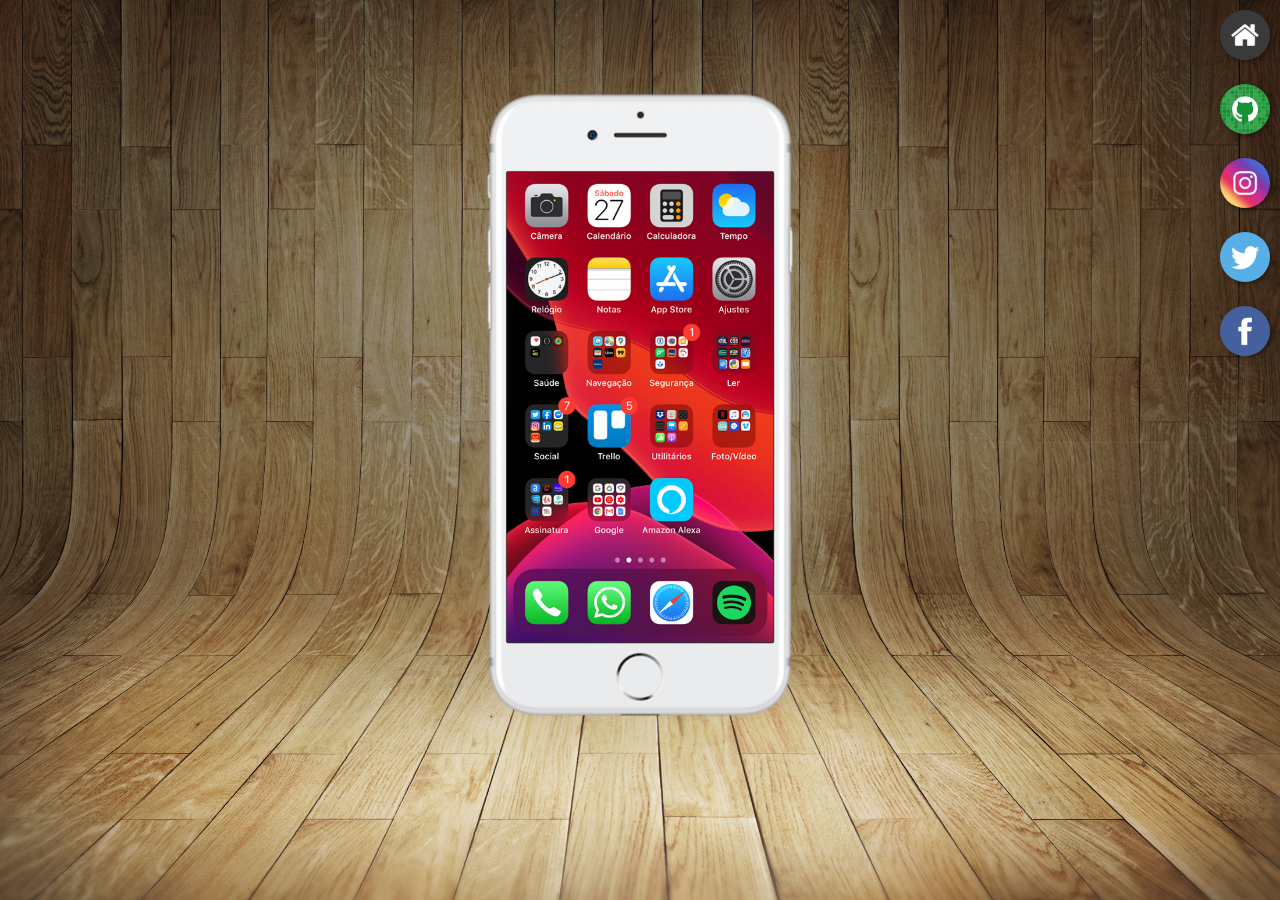
<file: index.html>
<!DOCTYPE html>
<html lang="pt-br">
<head>
    <meta charset="UTF-8">
    <meta http-equiv="X-UA-Compatible" content="IE=edge">
    <meta name="viewport" content="width=device-width, initial-scale=1.0">
    <title>Projeto Social</title>

    <link rel="shortcut icon" href="favicon.ico" type="image/x-icon">
    <link rel="stylesheet" href="estilos/style.css">
</head>
<body>
    <main>
        <section id="telefone">
            <iframe src="home.html" name="tela" id="tela" frameborder="0">
                <p>Seu navegador não é compatível com essa funcionalidade.</p>
            </iframe>
        </section>
        <section id="redes-sociais">
            <a href="home.html" target="tela"><img src="imagens/logo-home.jpg" alt="Logo Home"></a><br>

            <!-- <a href="youtube.html" target="tela"><img src="imagens/logo-youtube.jpg" alt="Logo YouTube"></a><br> -->

            <a href="github.html" target="tela"><img src="imagens/logo-github.jpg" alt="Logo Github"></a><br>

            <a href="instagram.html" target="tela"><img src="imagens/logo-instagram.jpg" alt="Logo Instagram"></a><br>

            <a href="twitter.html" target="tela"><img src="imagens/logo-twitter.jpg" alt="Logo Twitter"></a><br>

            <a href="facebook.html" target="tela"><img src="imagens/logo-facebook.jpg" alt="Logo Facebook"></a>
        </section>
    </main>
</body>
</html>
</file>
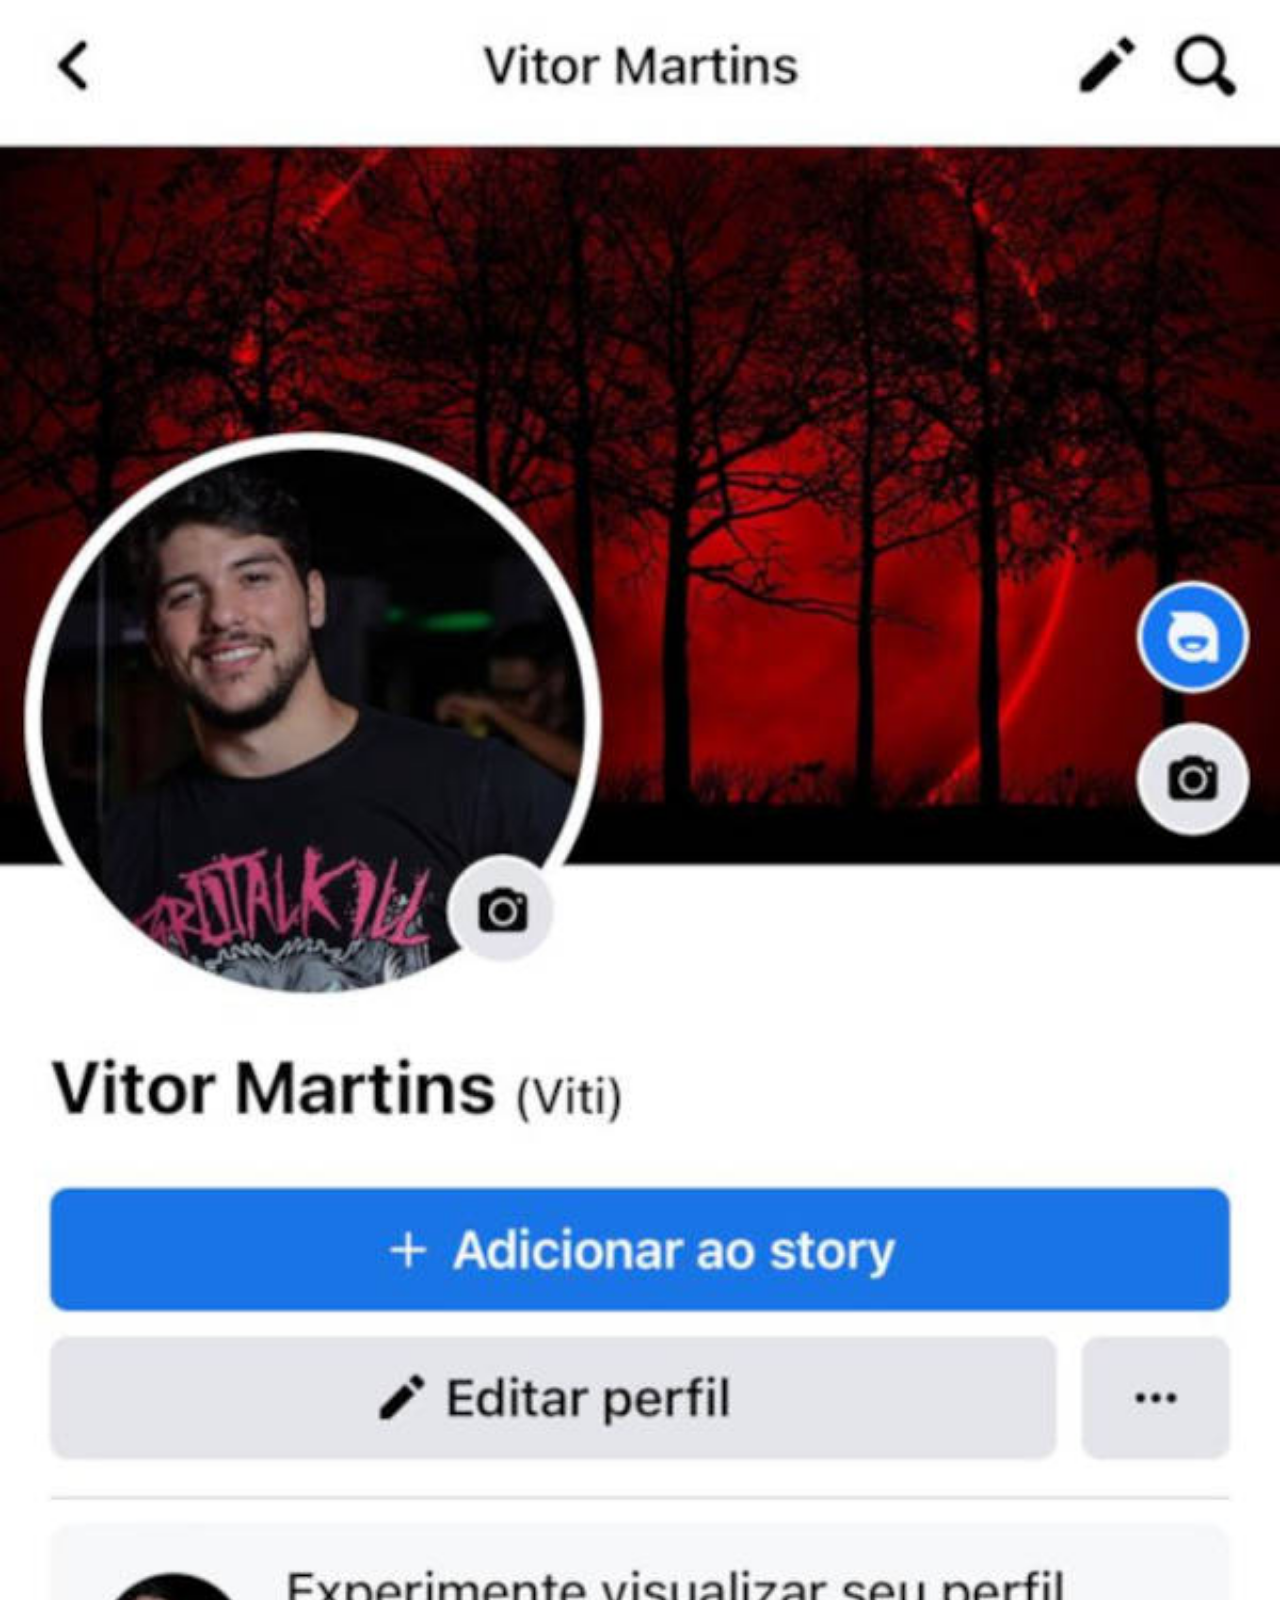
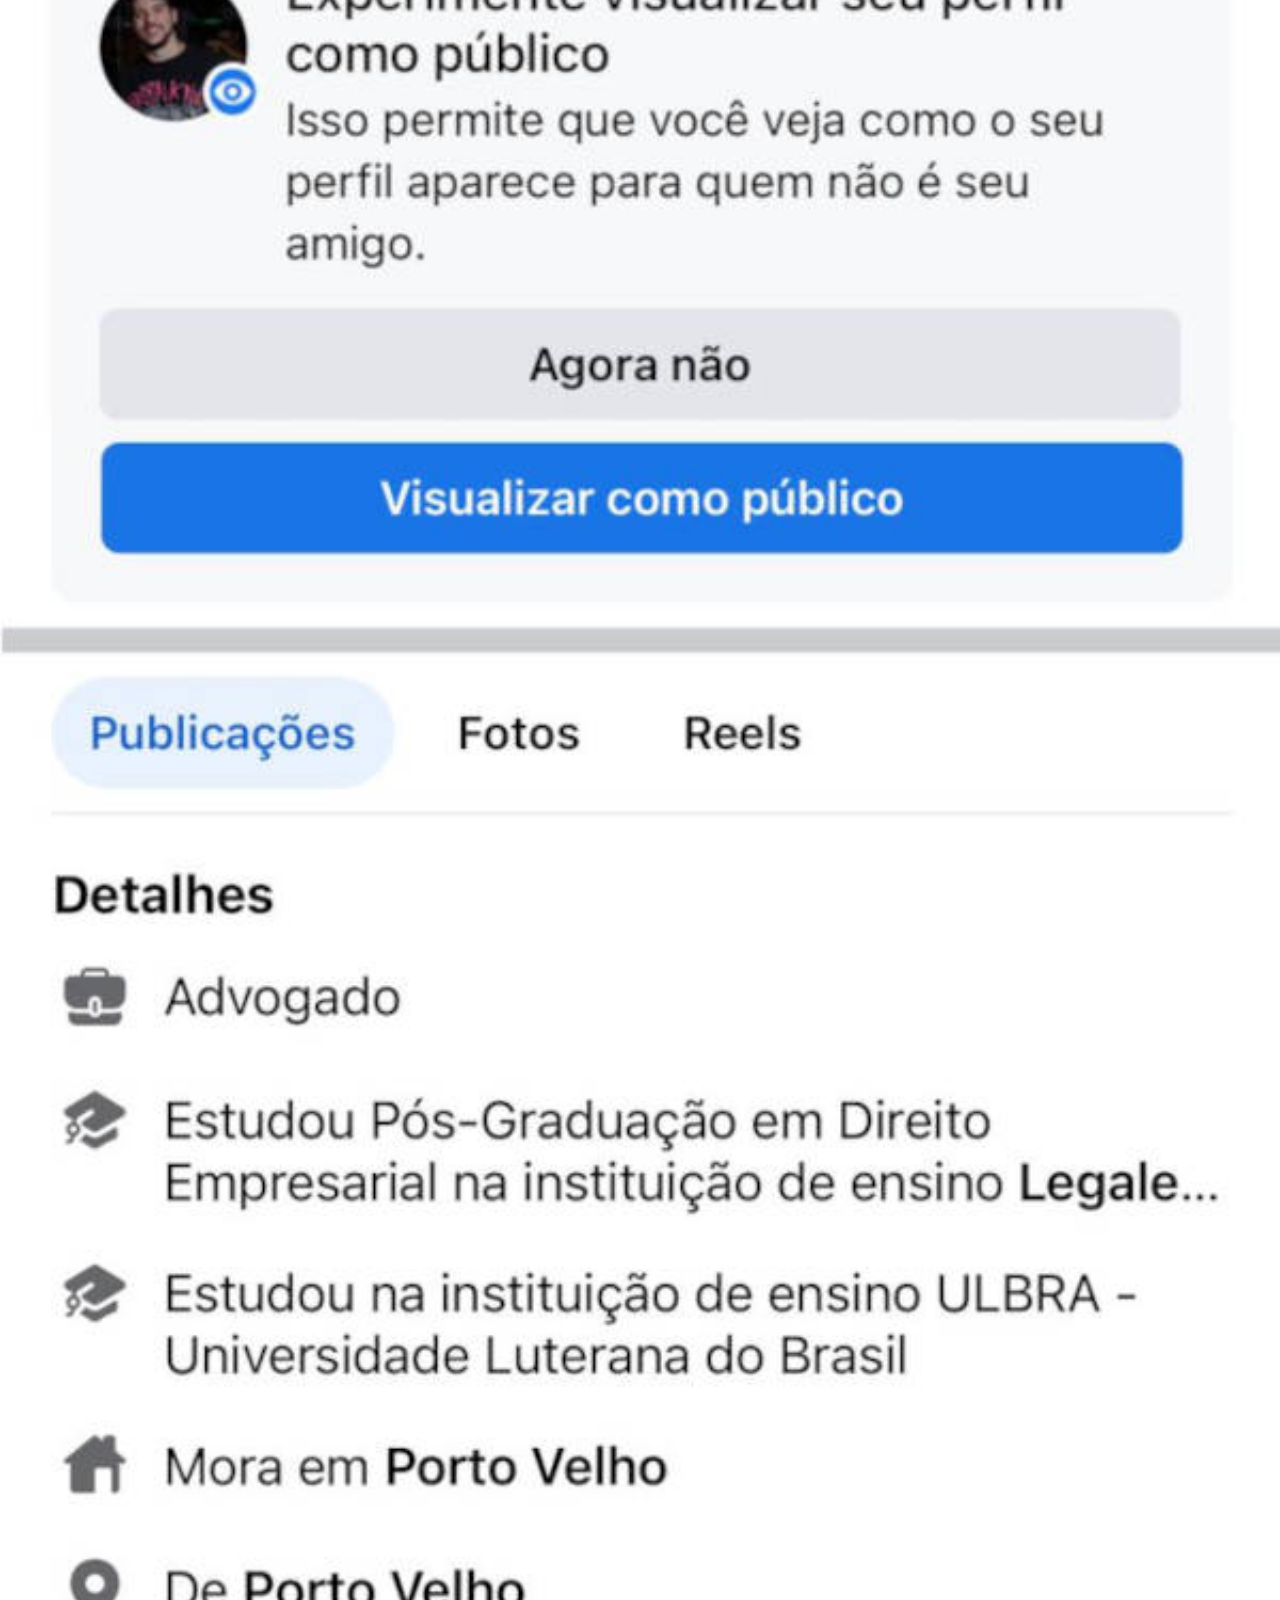
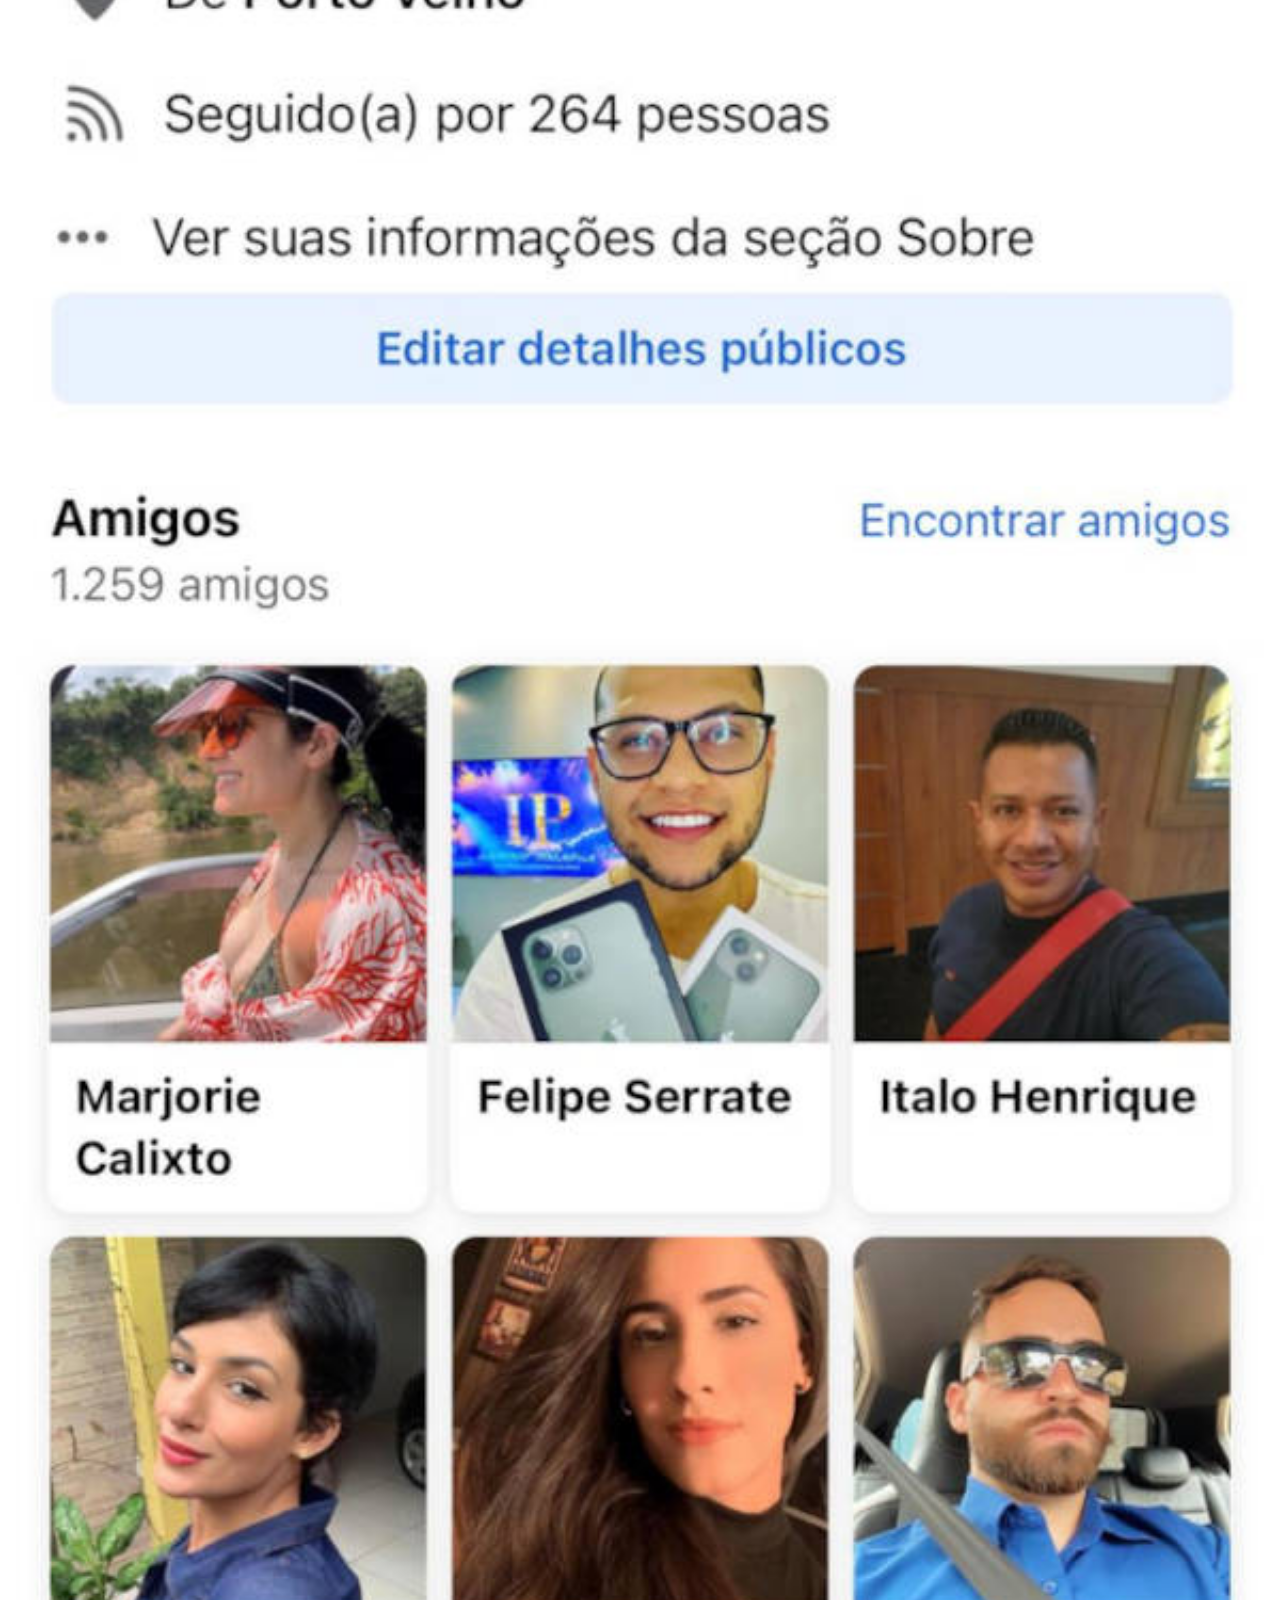
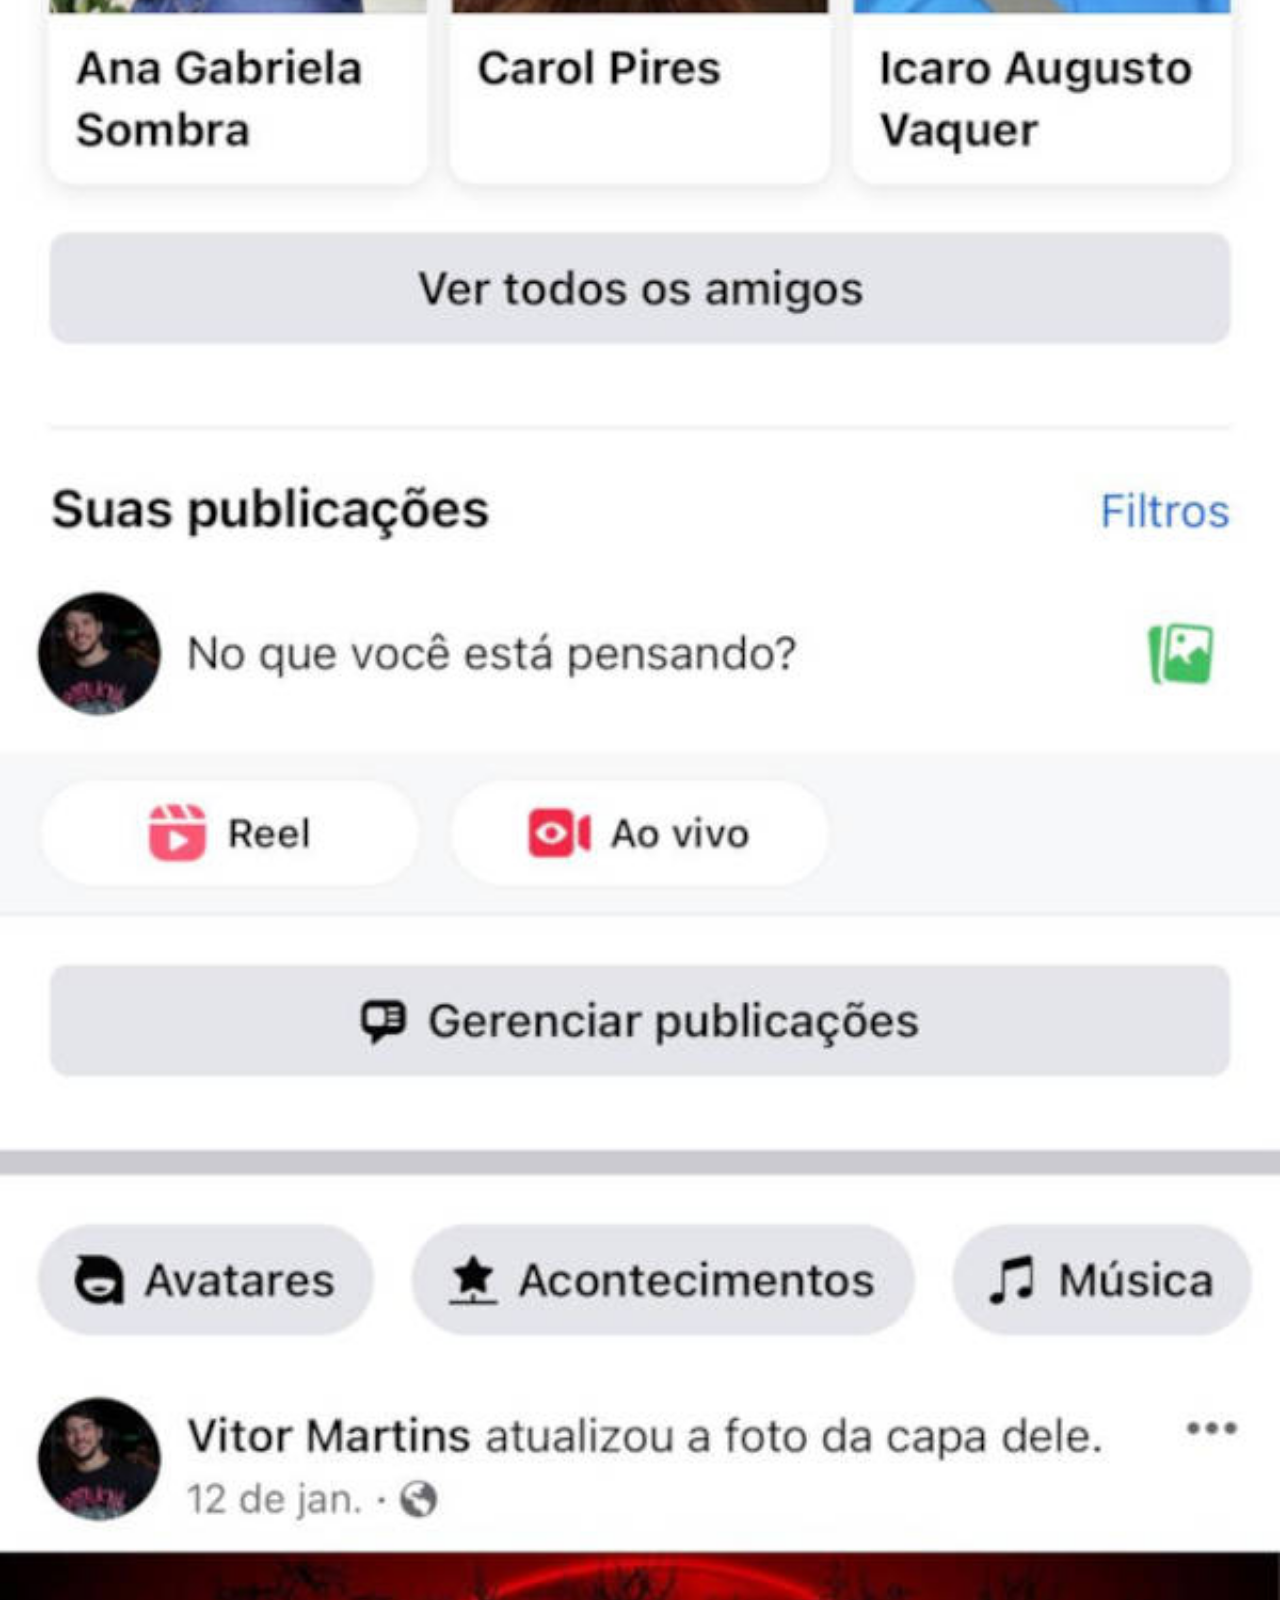
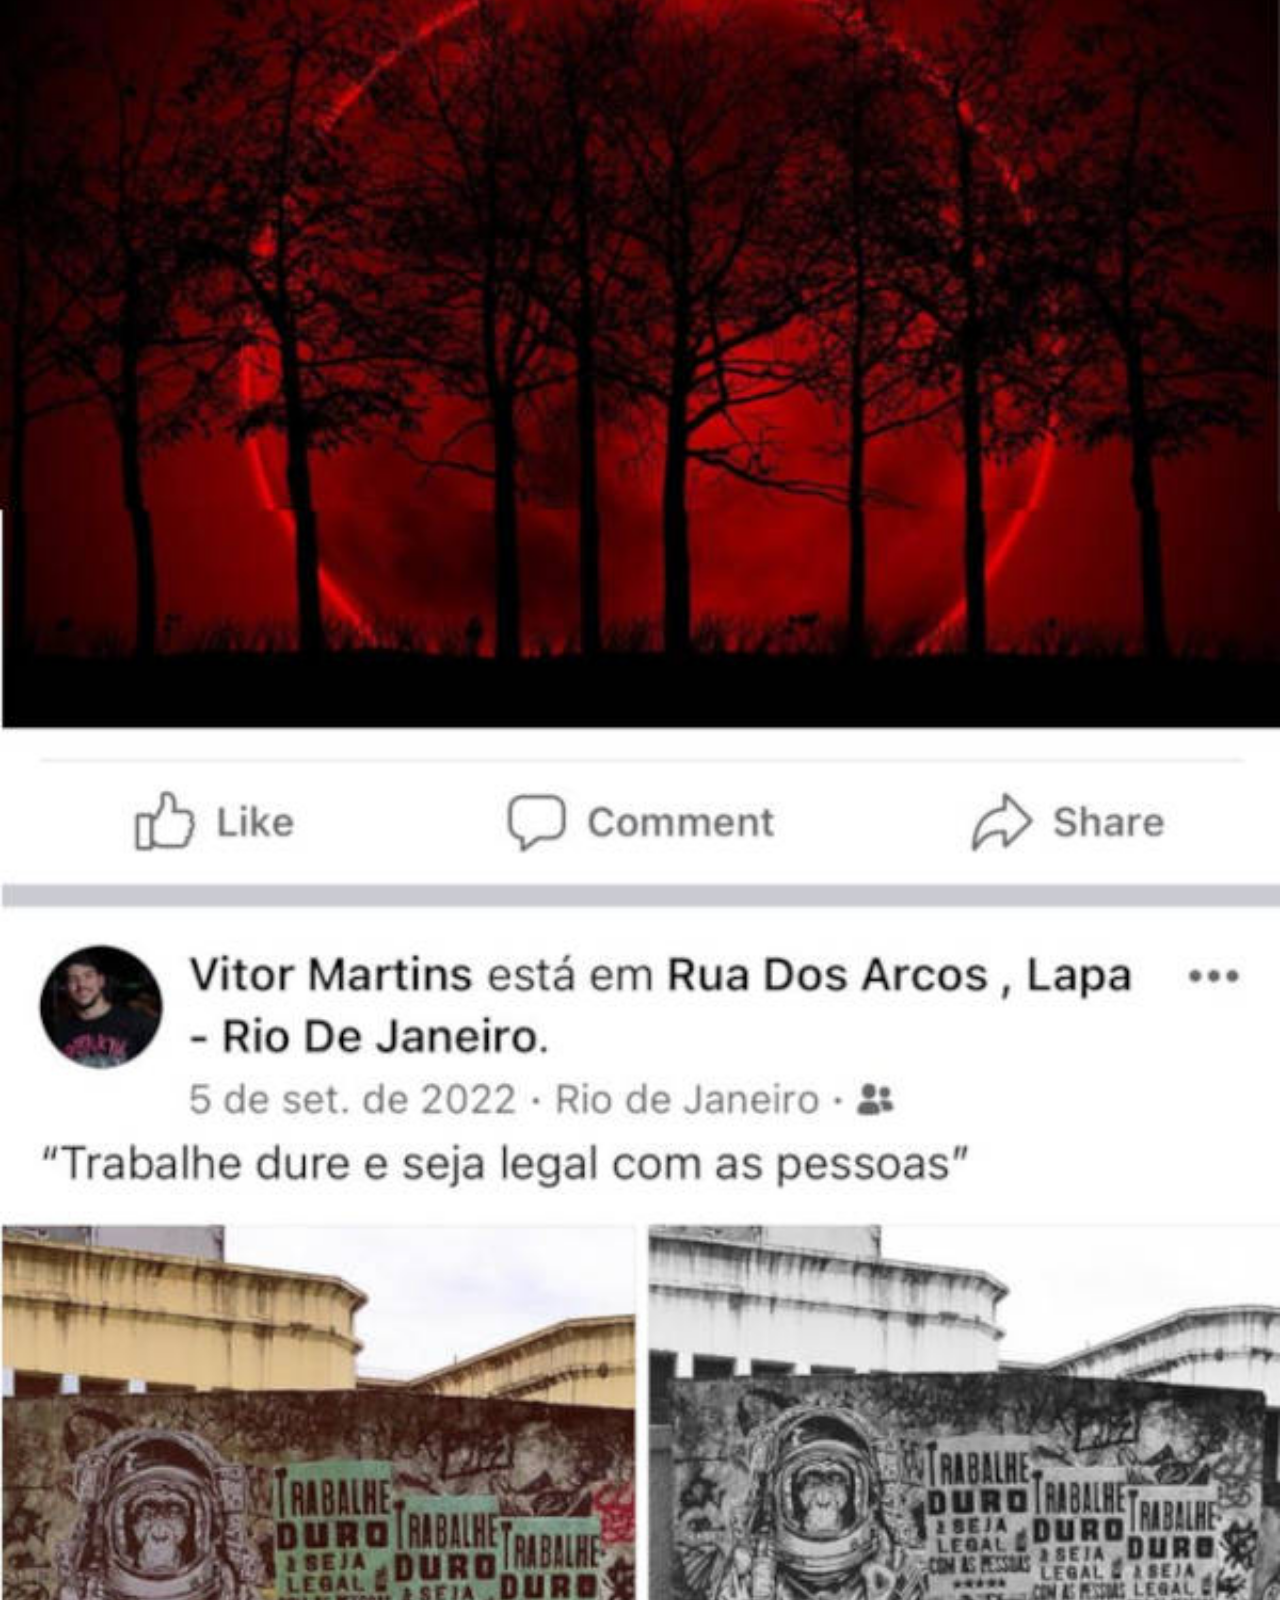
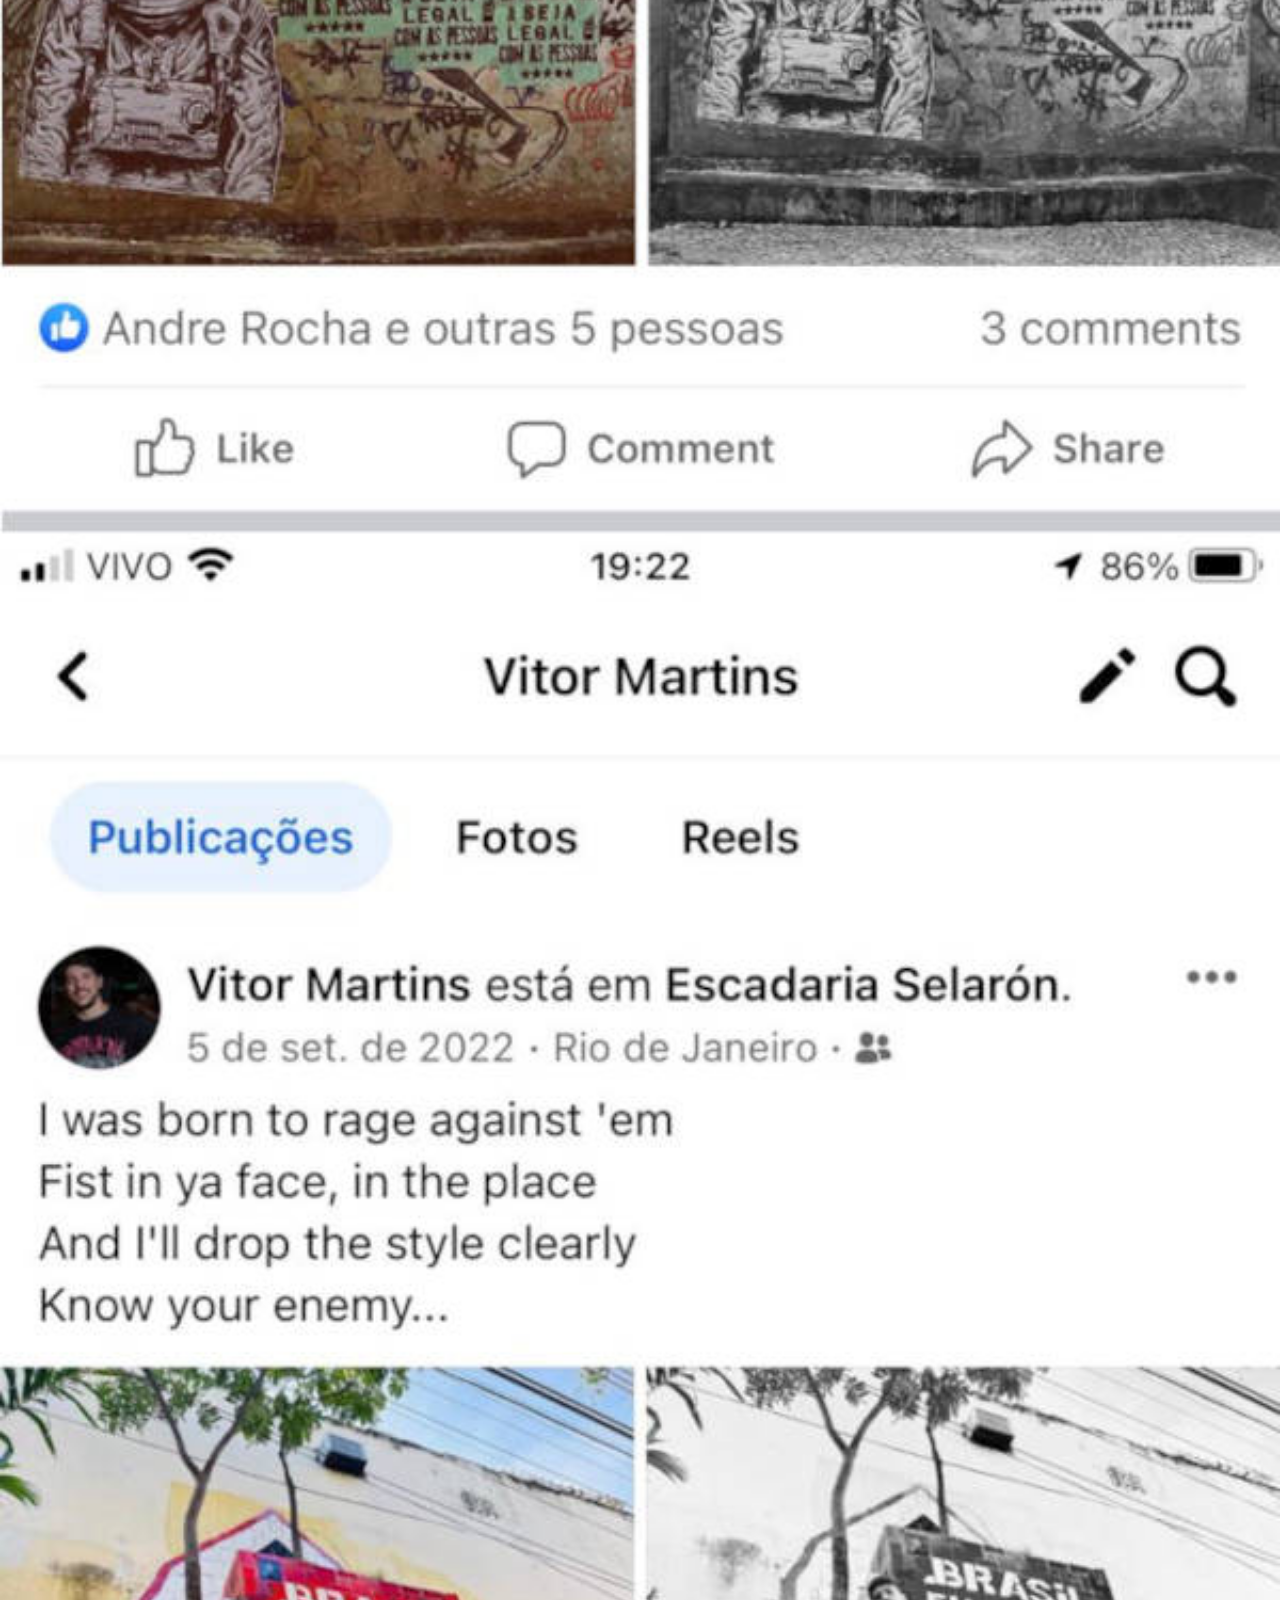
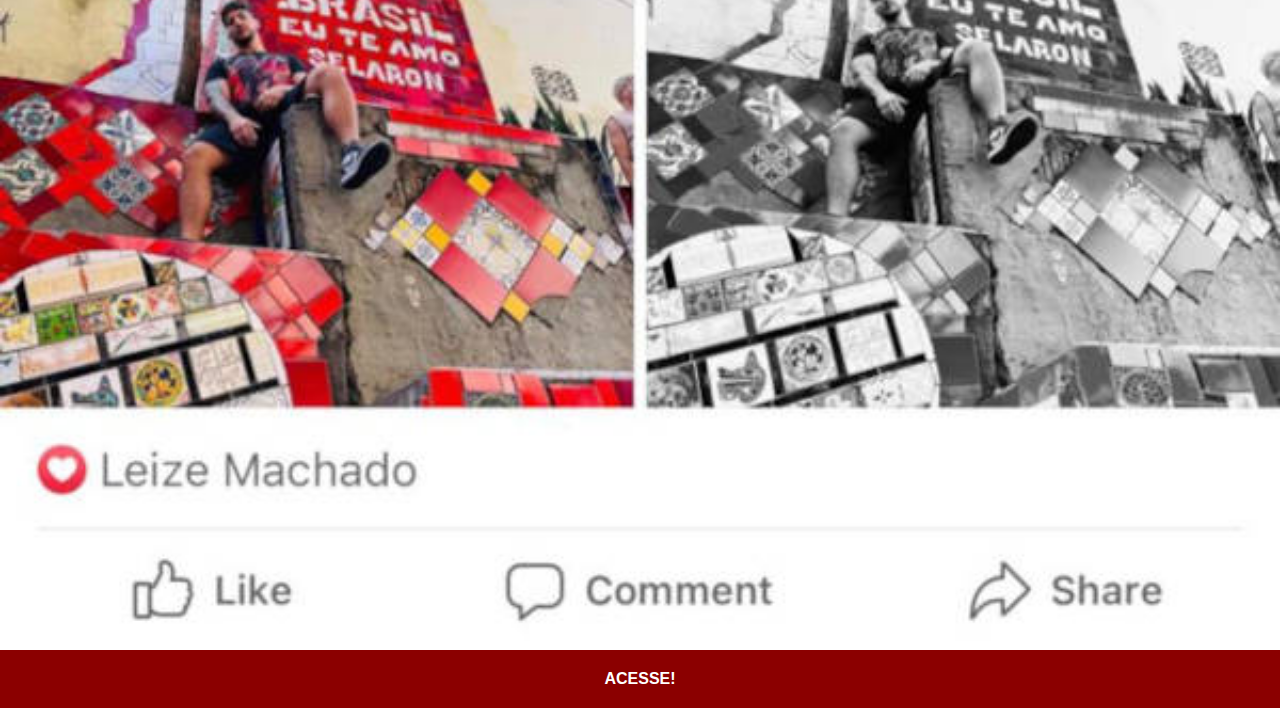
<file: facebook.html>
<!DOCTYPE html>
<html lang="pt-br">
<head>
    <meta charset="UTF-8">
    <meta http-equiv="X-UA-Compatible" content="IE=edge">
    <meta name="viewport" content="width=device-width, initial-scale=1.0">
    <title>Facebook</title>

    <link rel="stylesheet" href="estilos/social.css">
</head>
<body>
    <img src="imagens/tela-facebook.jpeg" alt="Tela Facebook">
    <a href="https://www.facebook.com/vitor.masterr" target="_blank">Acesse!</a>
</body>
</html>
</file>
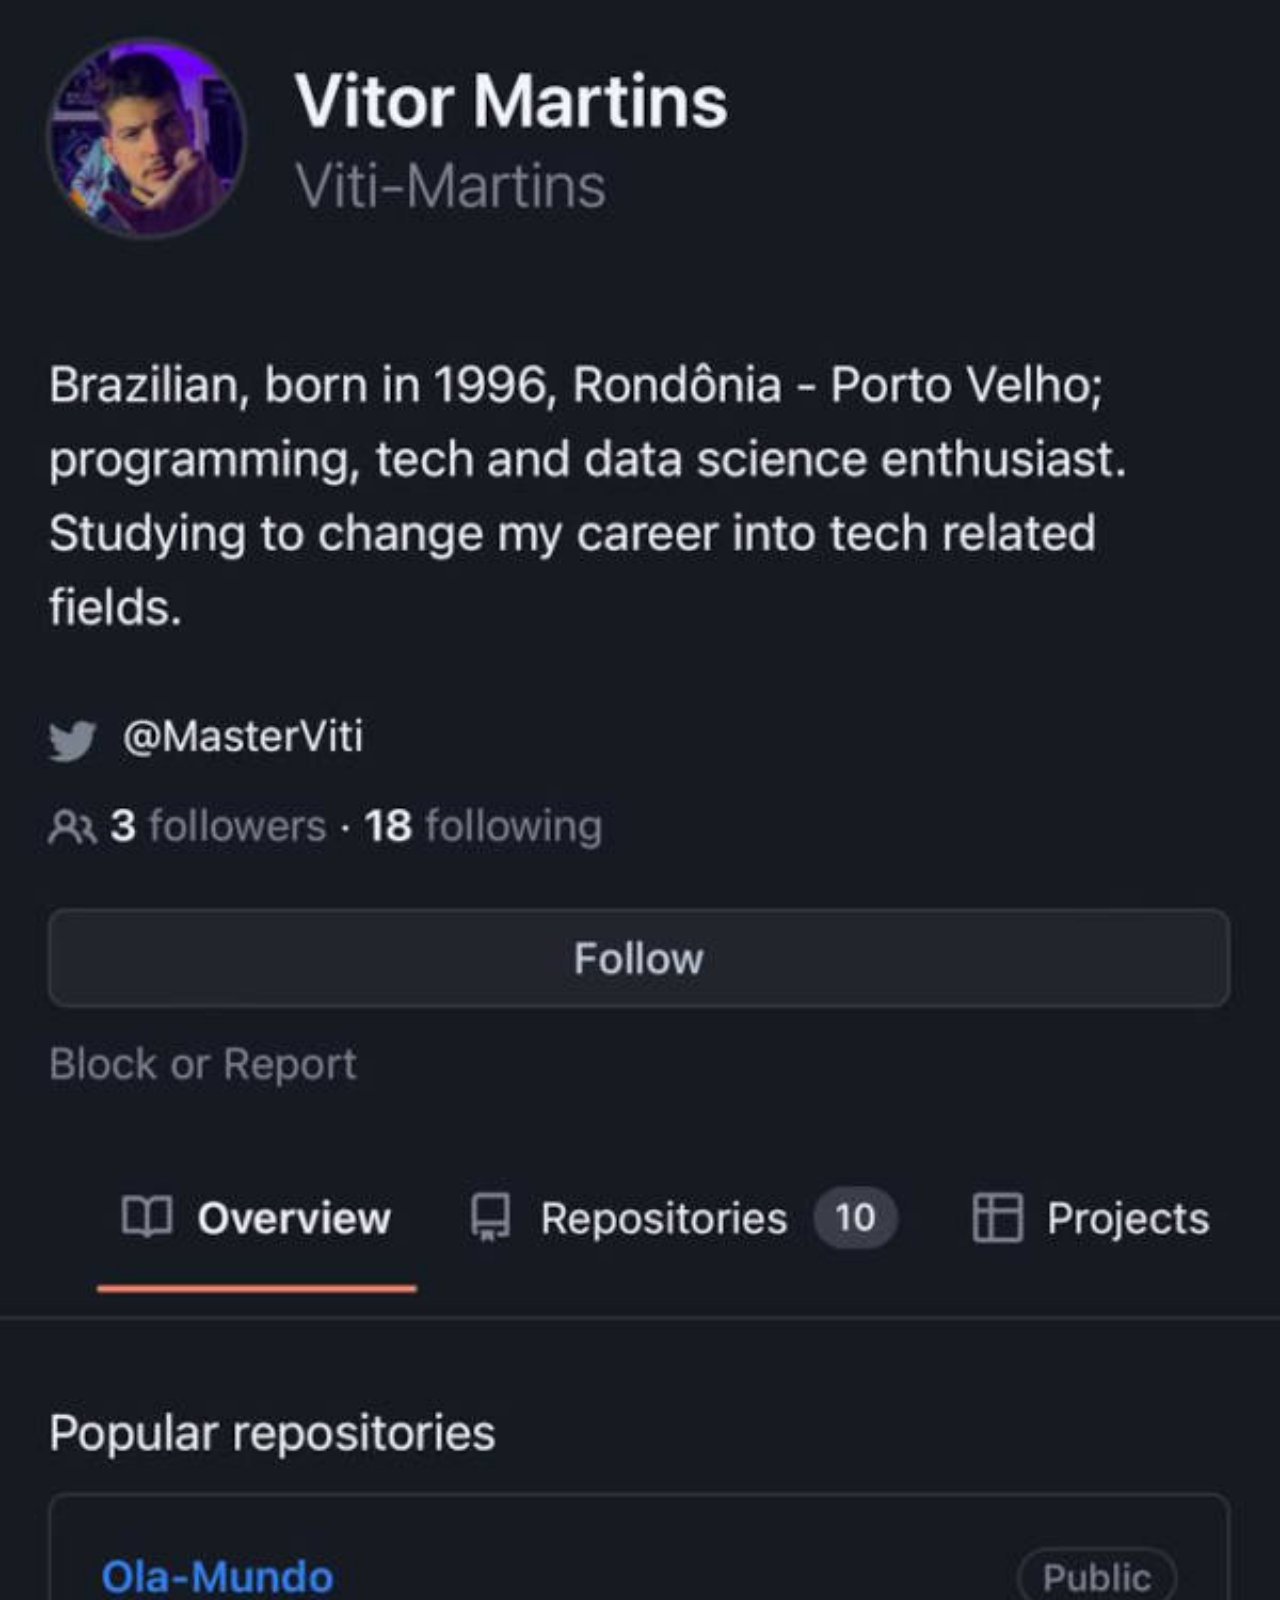
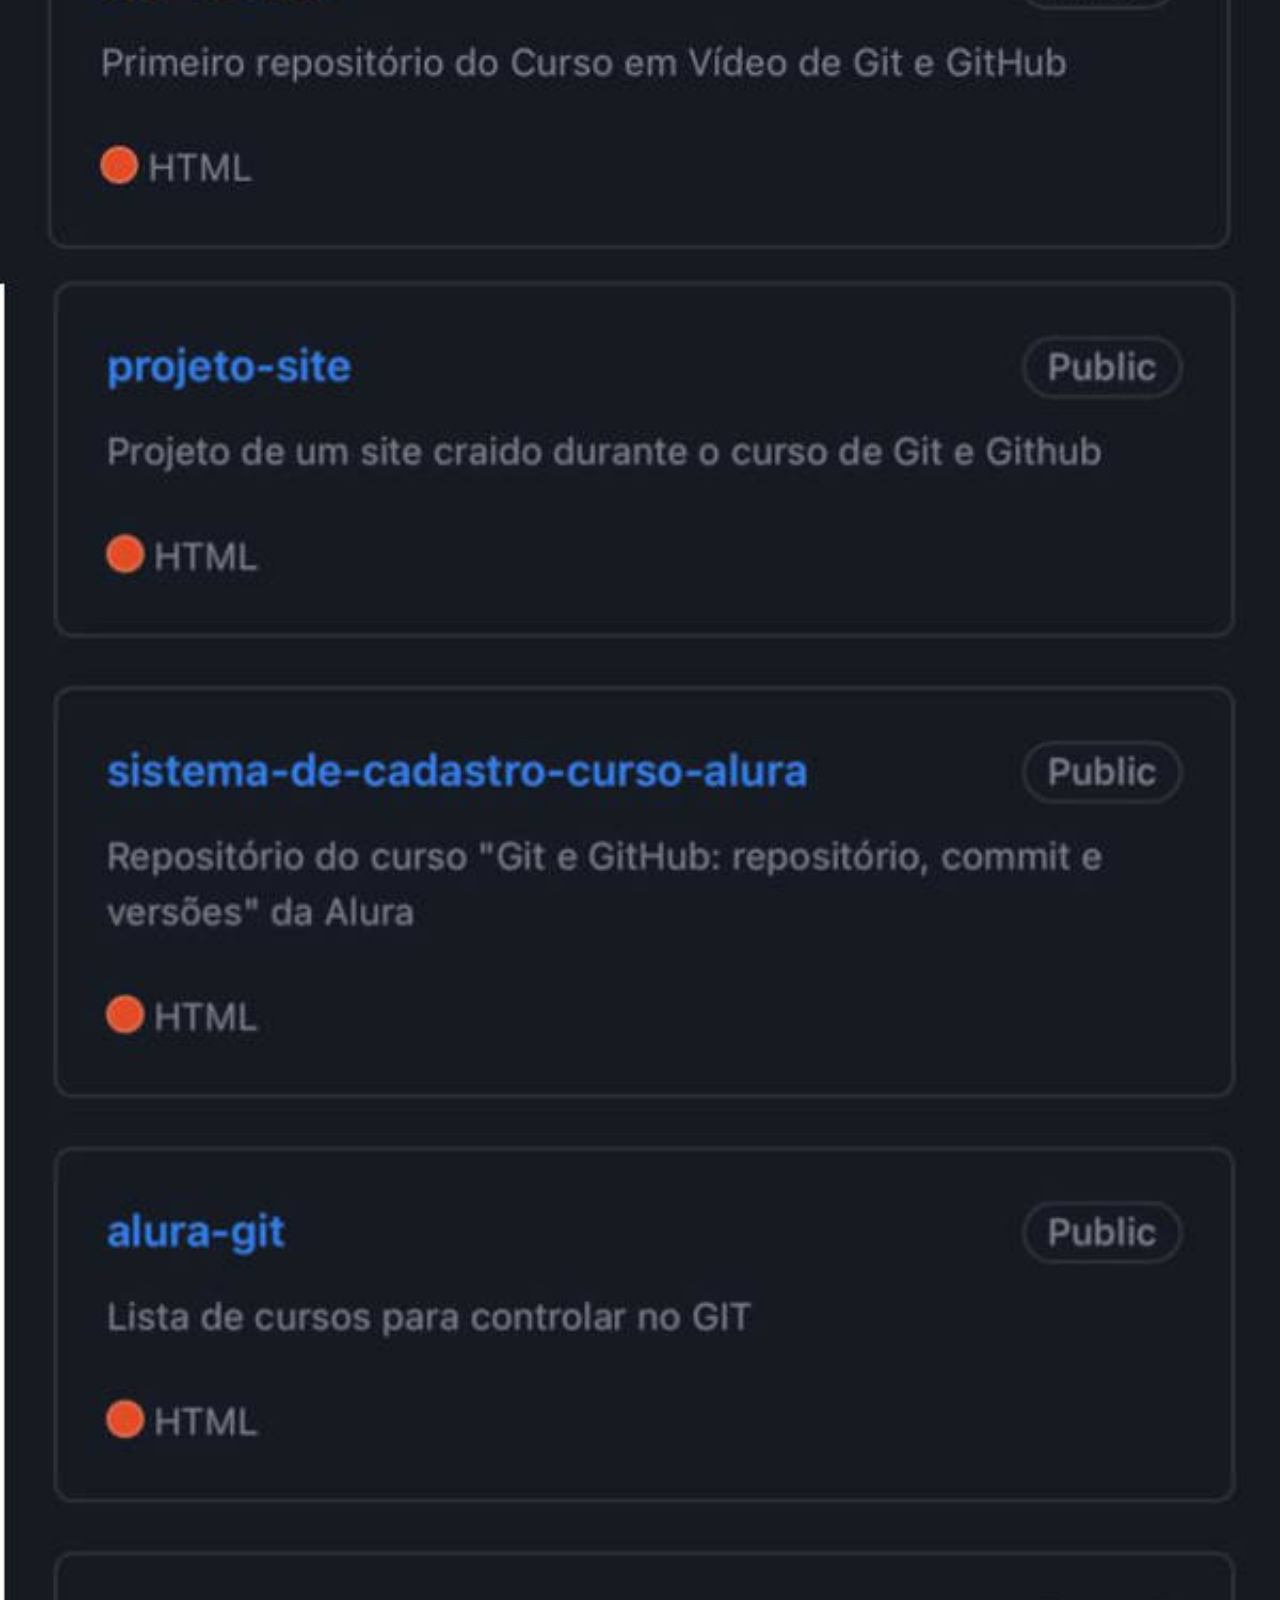
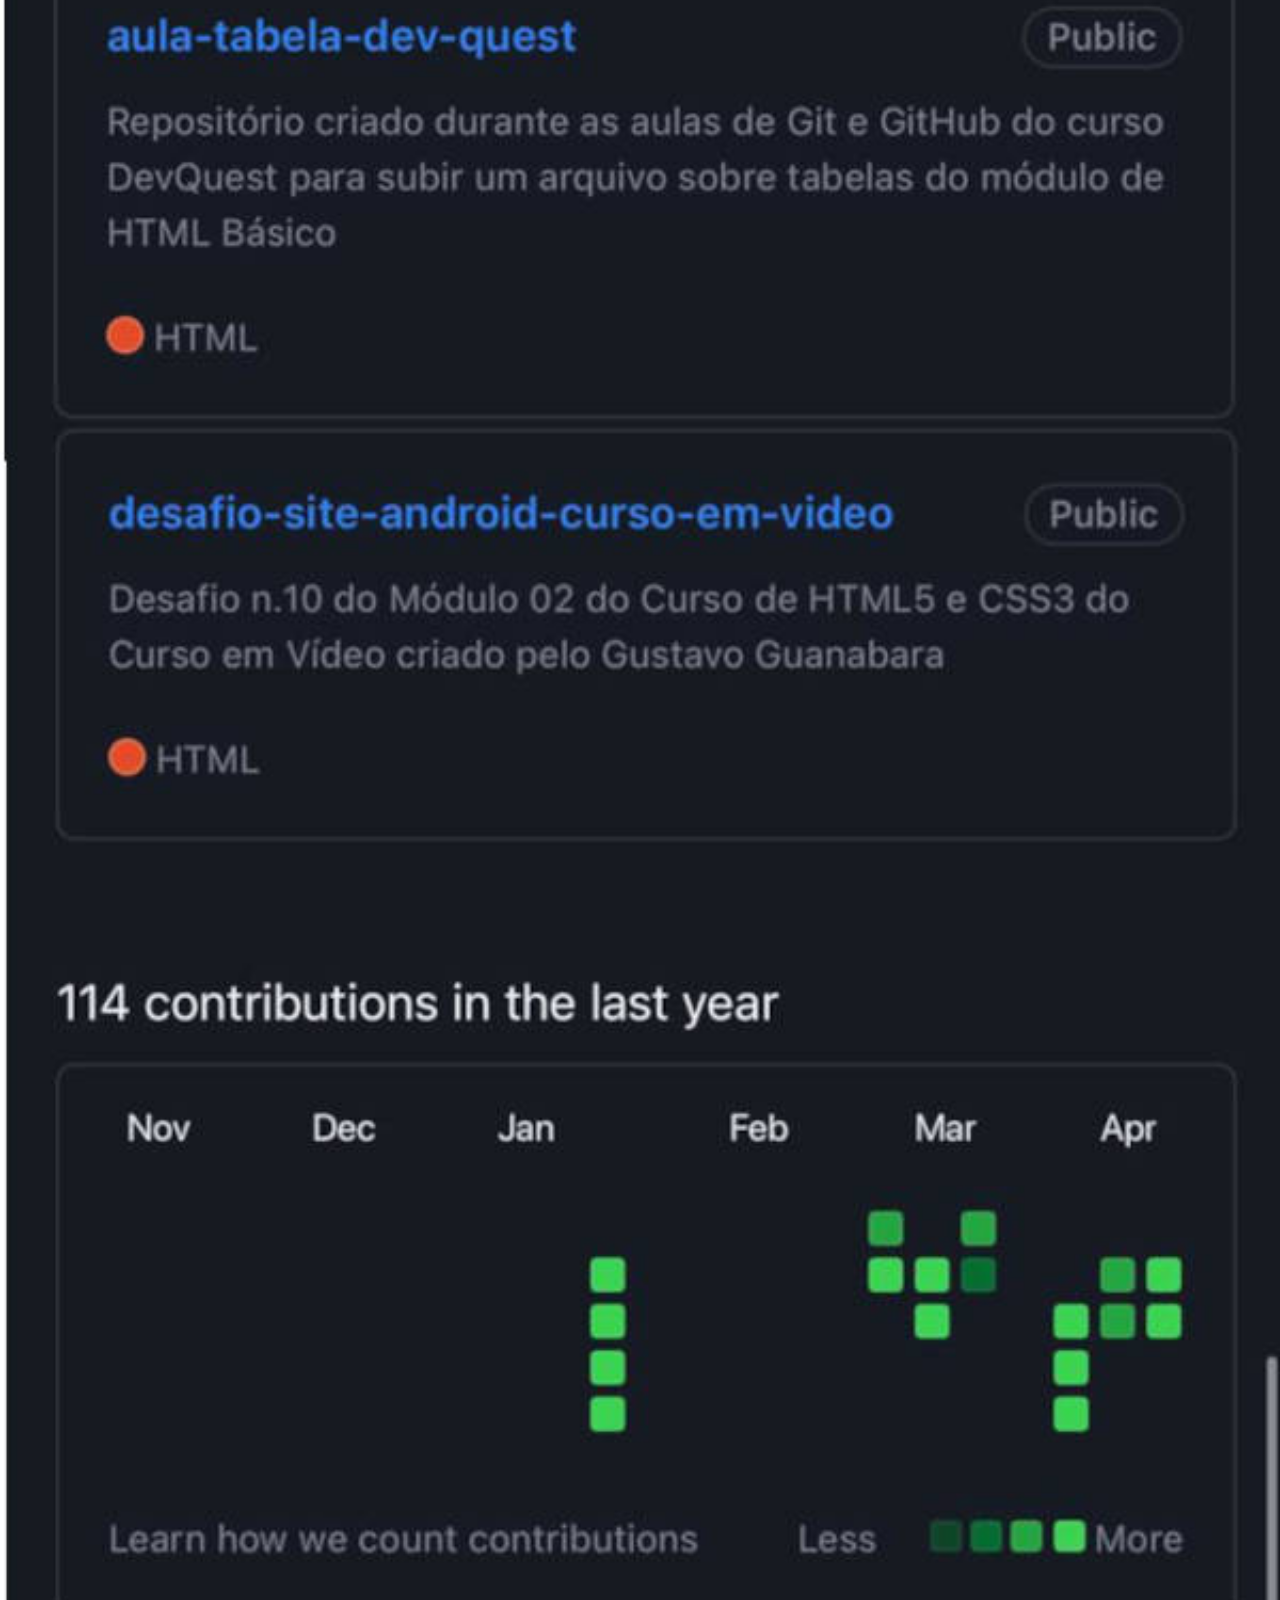
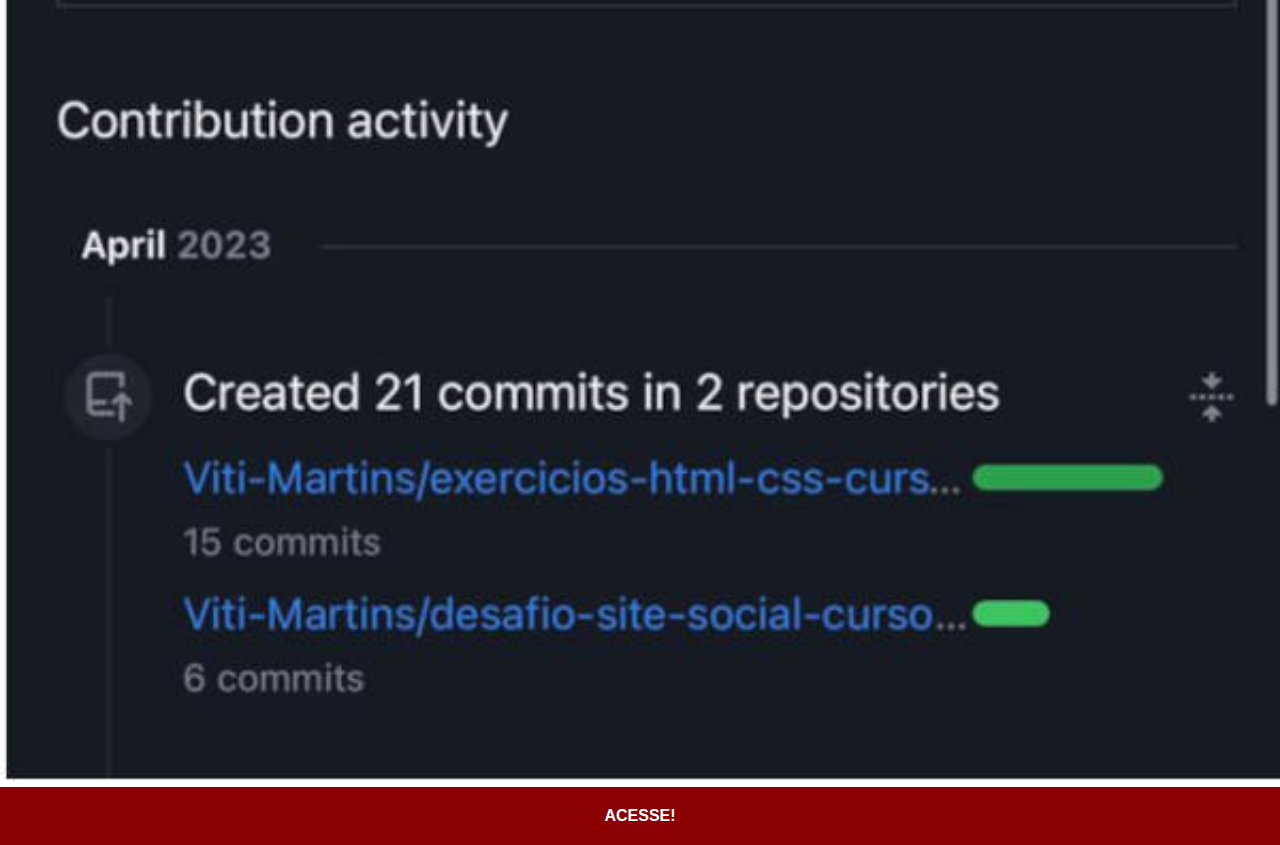
<file: github.html>
<!DOCTYPE html>
<html lang="pt-br">
<head>
    <meta charset="UTF-8">
    <meta http-equiv="X-UA-Compatible" content="IE=edge">
    <meta name="viewport" content="width=device-width, initial-scale=1.0">
    <title>GitHub</title>

    <link rel="stylesheet" href="estilos/social.css">
</head>
<body>
    <img src="imagens/tela-github.jpeg" alt="Tela GitHub">
    <a href="https://github.com/Viti-Martins" target="_blank">Acesse!</a>
</body>
</html>
</file>
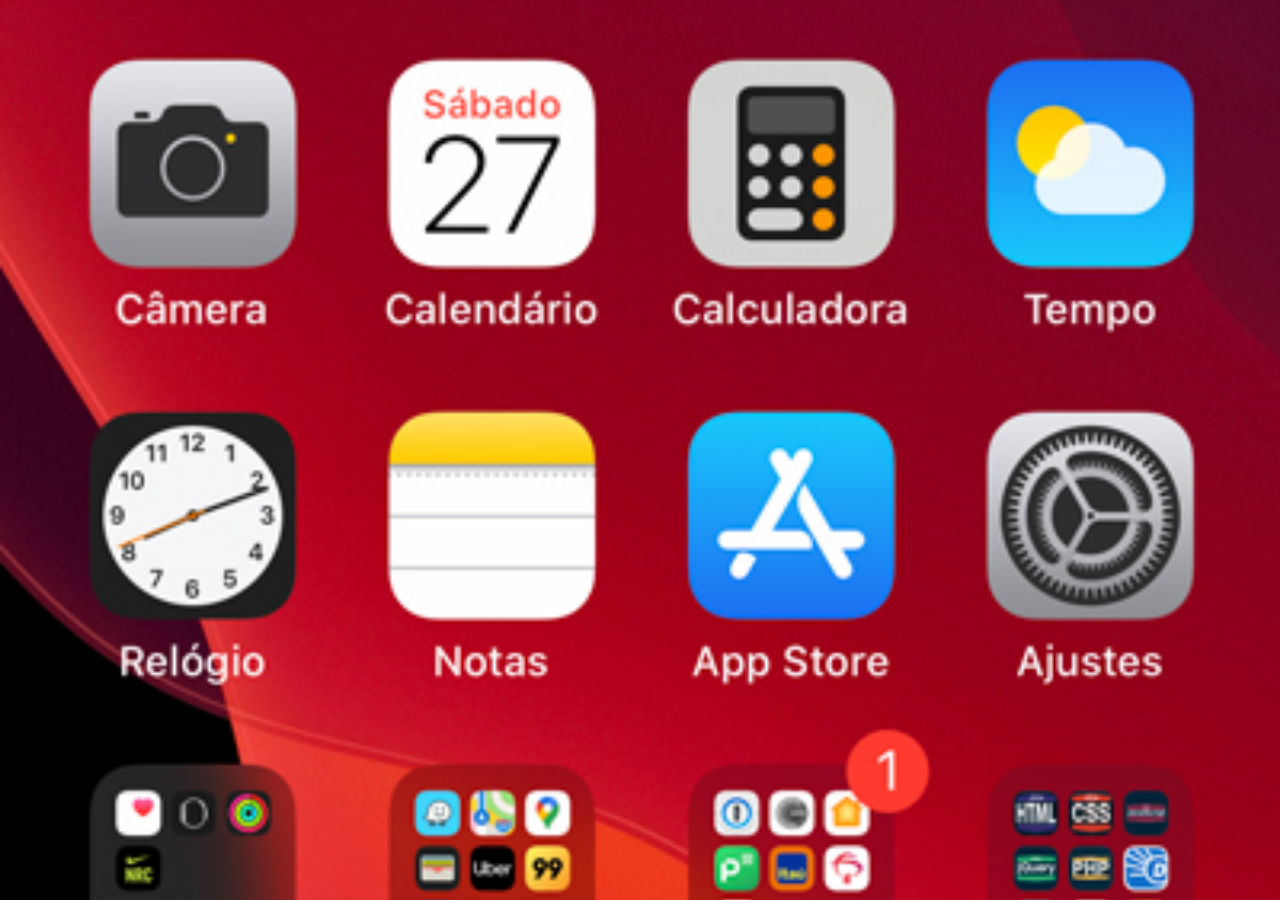
<file: home.html>
<!DOCTYPE html>
<html lang="pt-br">
<head>
    <meta charset="UTF-8">
    <meta http-equiv="X-UA-Compatible" content="IE=edge">
    <meta name="viewport" content="width=device-width, initial-scale=1.0">
    <title>Home</title>

    <style>
        * {
            margin: 0;
            padding: 0;
        }

        body {
            width: 100vw;
            height: 100vh;
            background: black url('imagens/tela-home.jpg') no-repeat top center;
            background-size: cover;
        }
    </style>
</head>
<body>
    
</body>
</html>
</file>
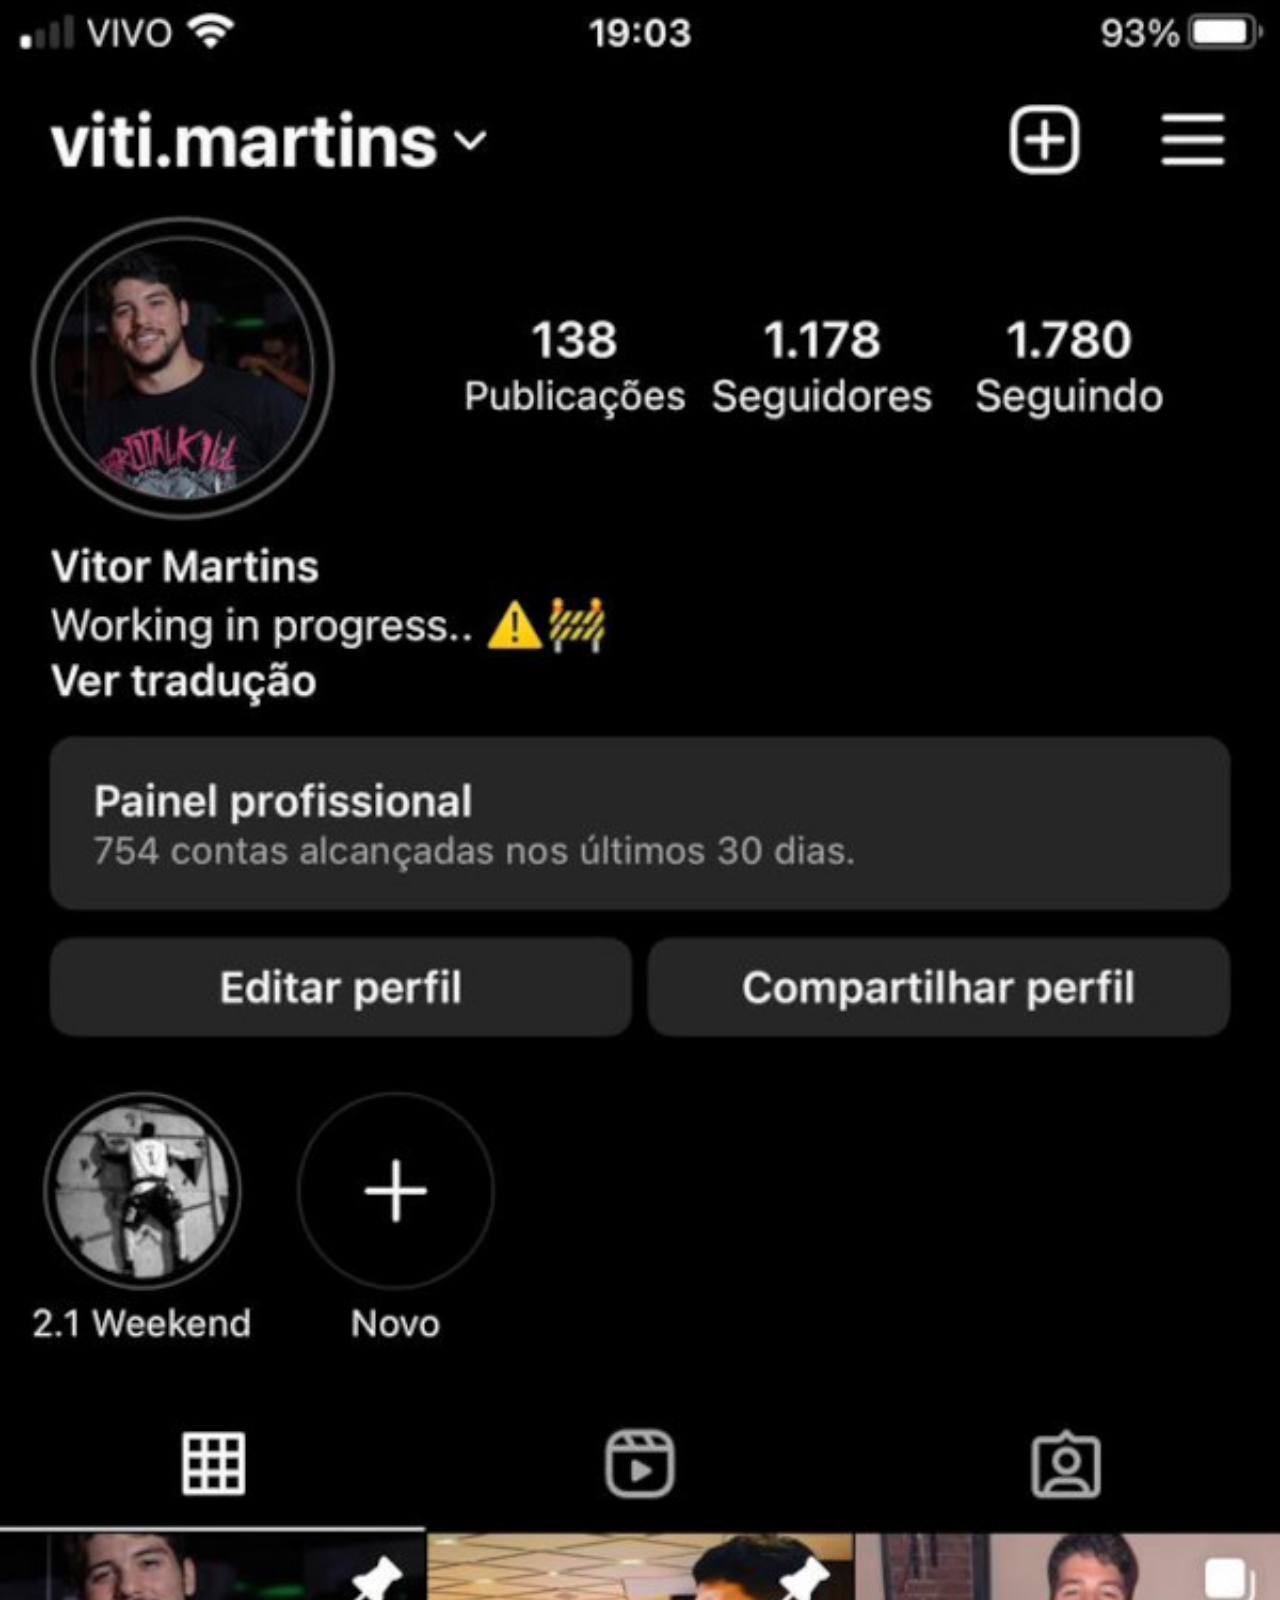
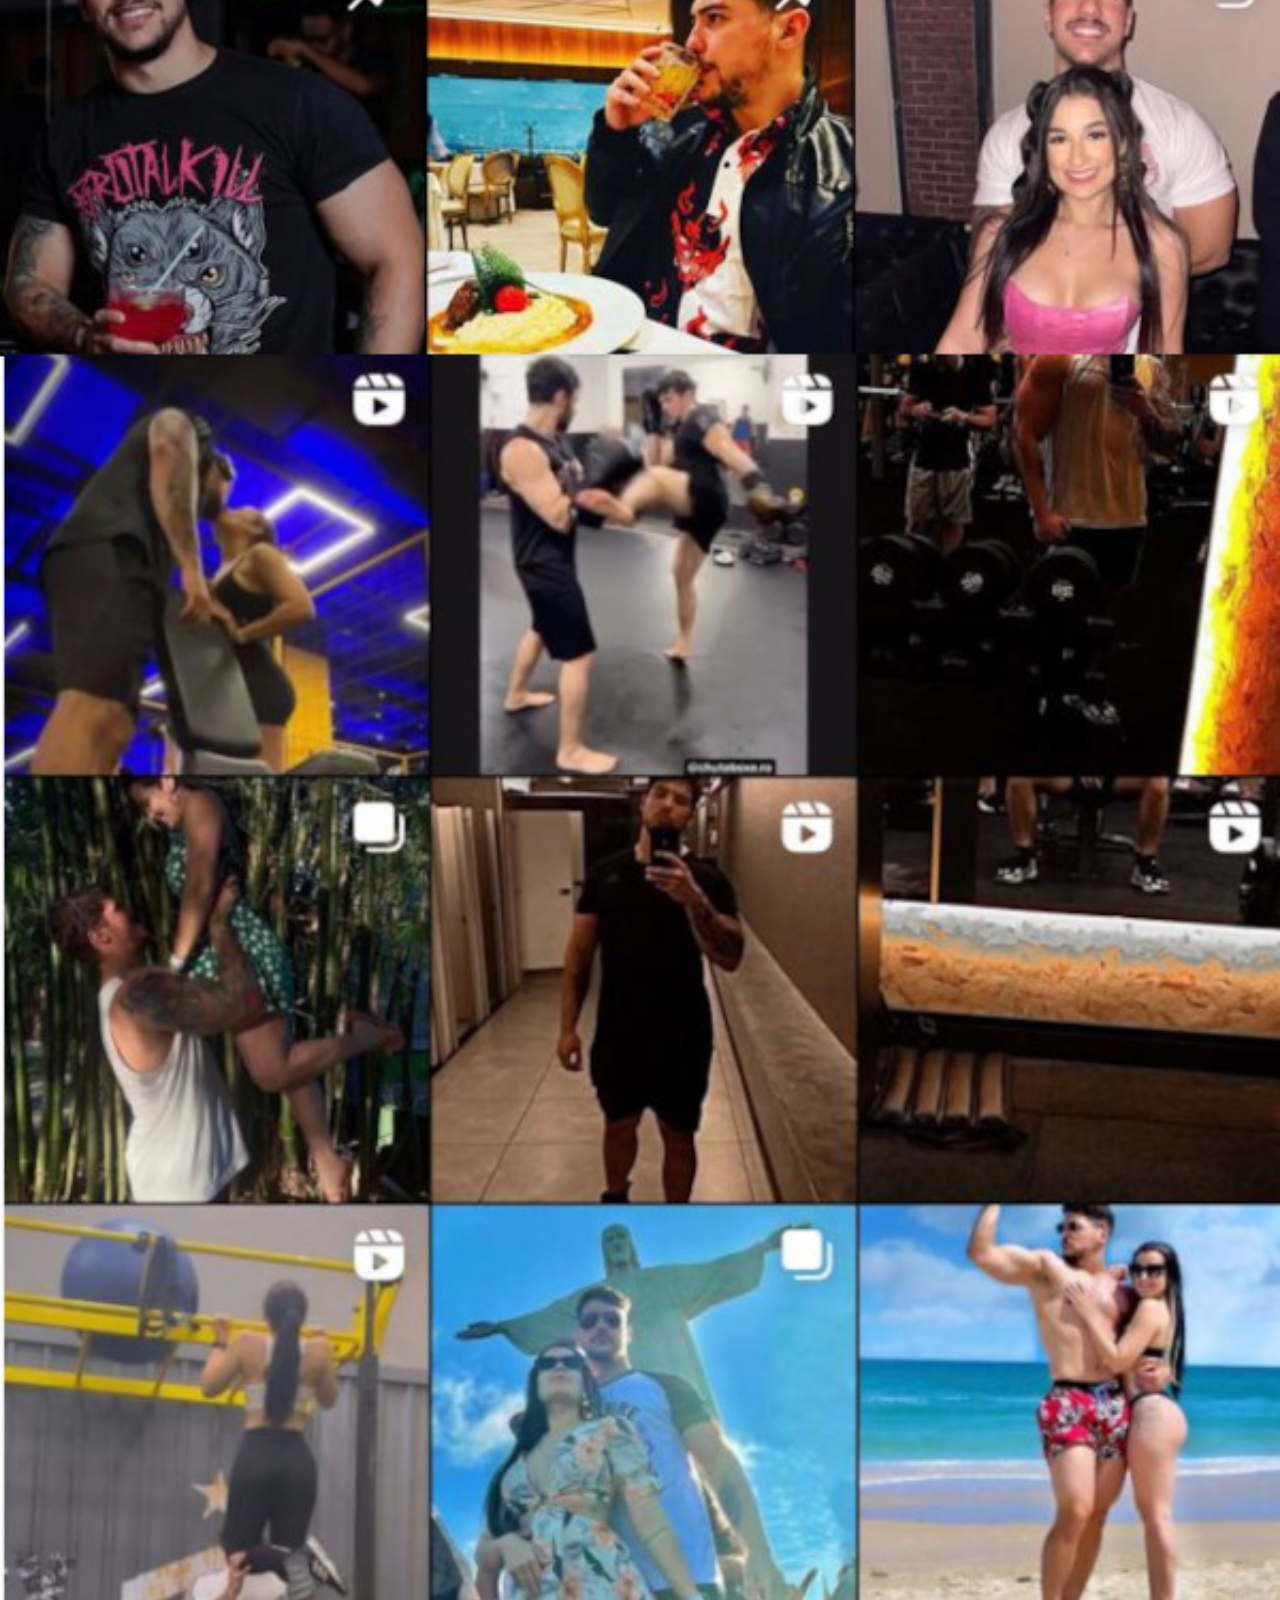
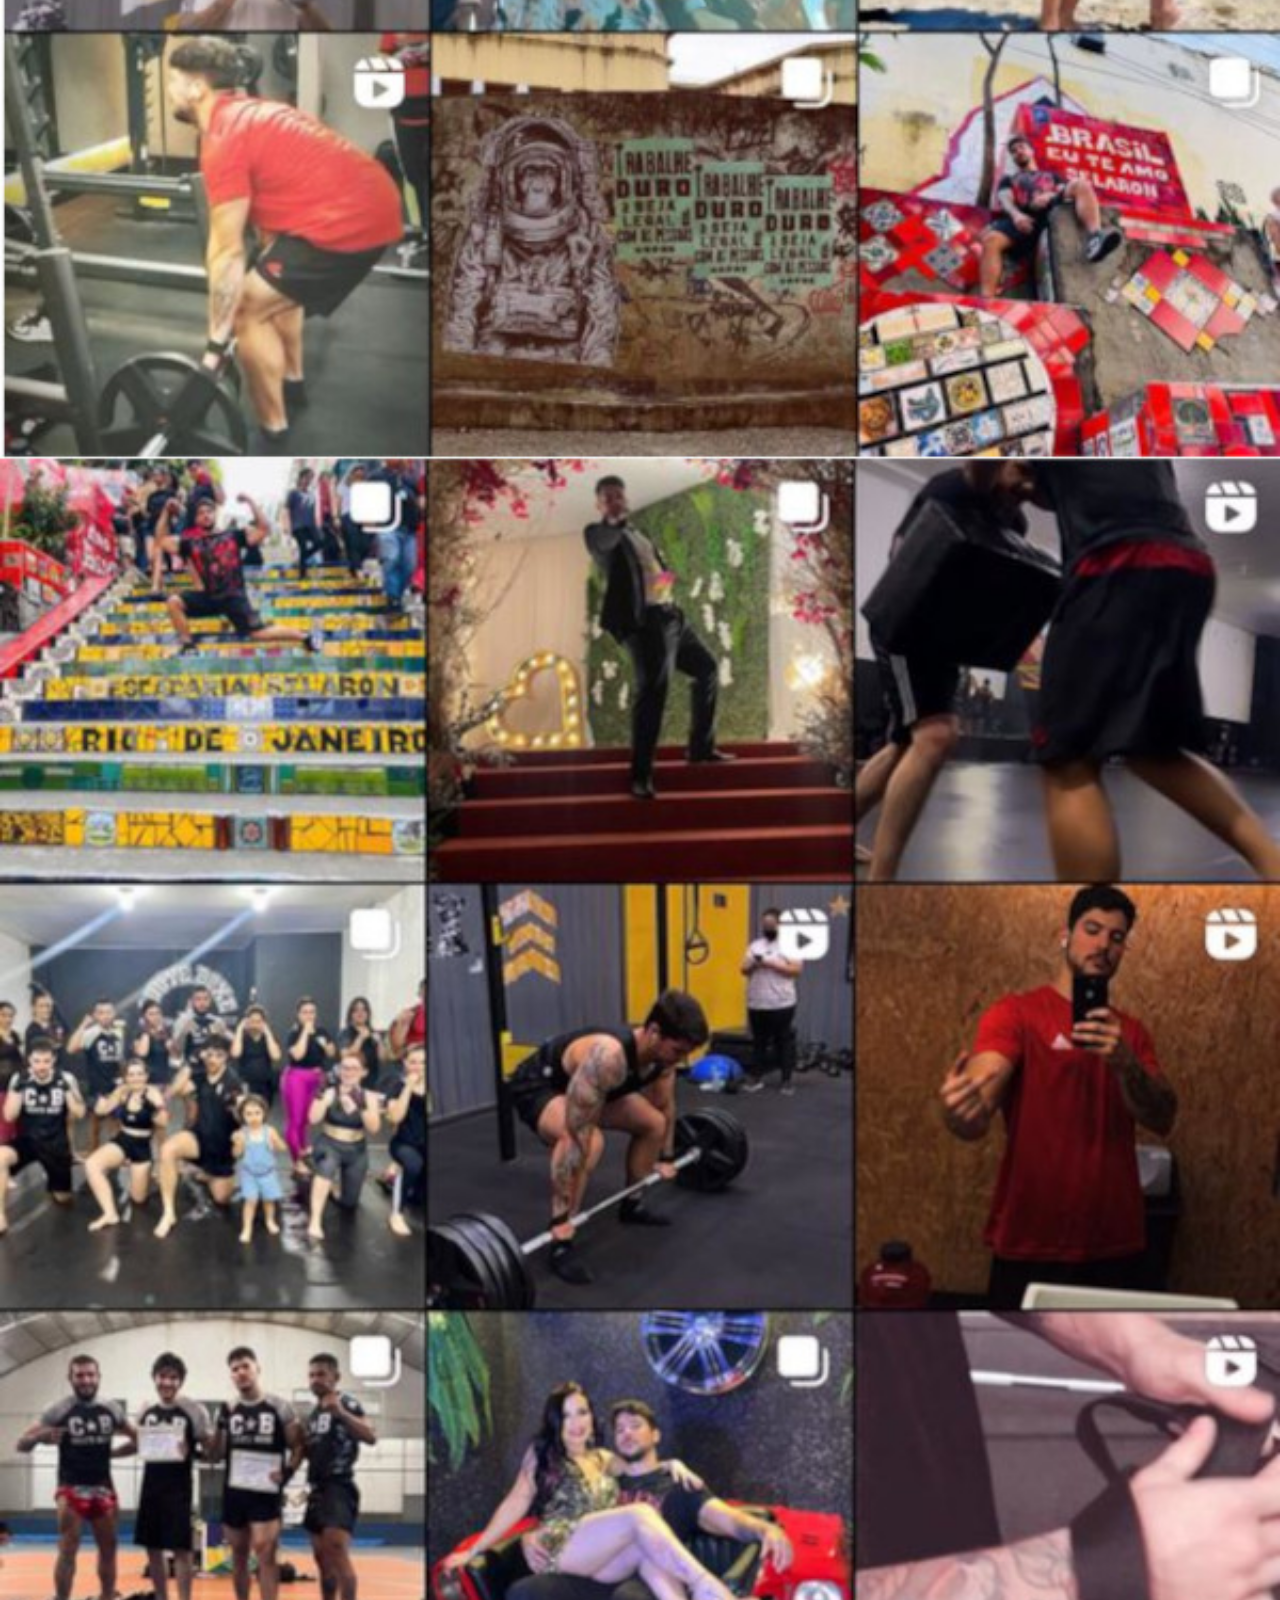
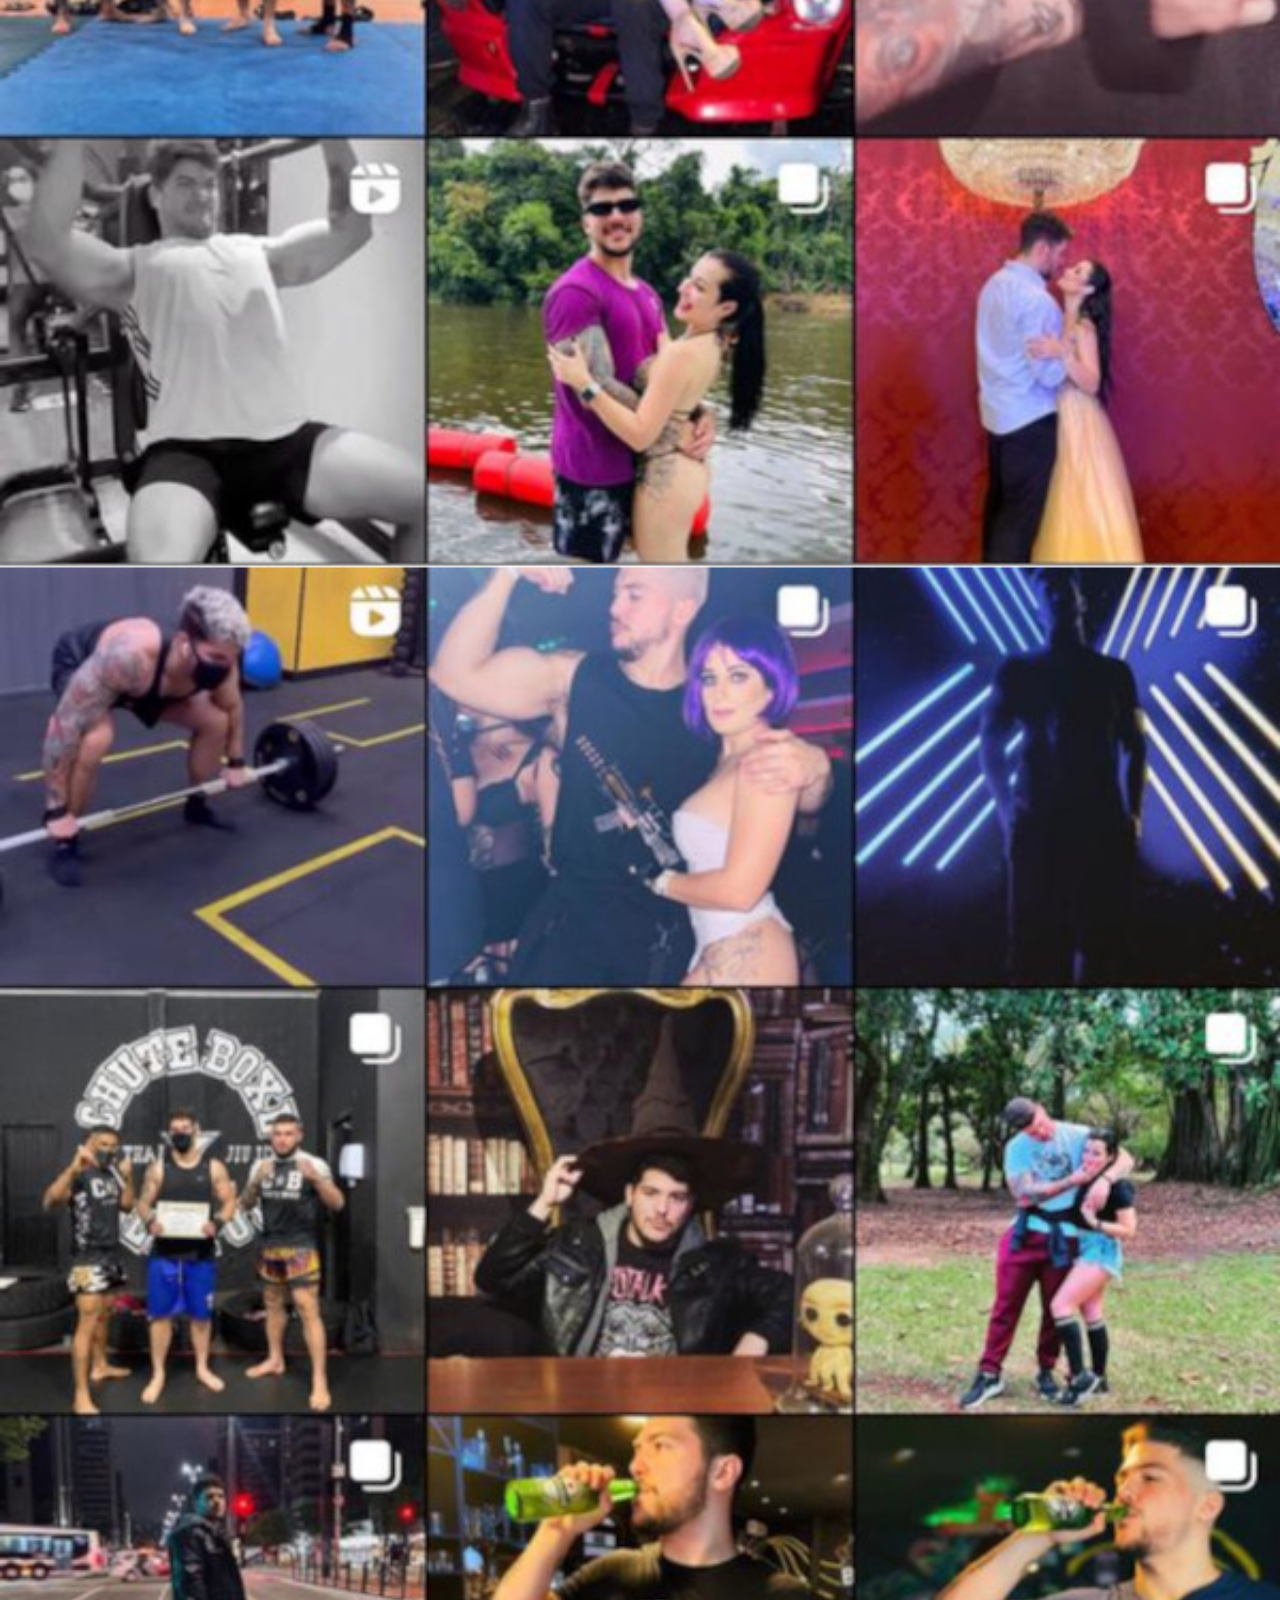
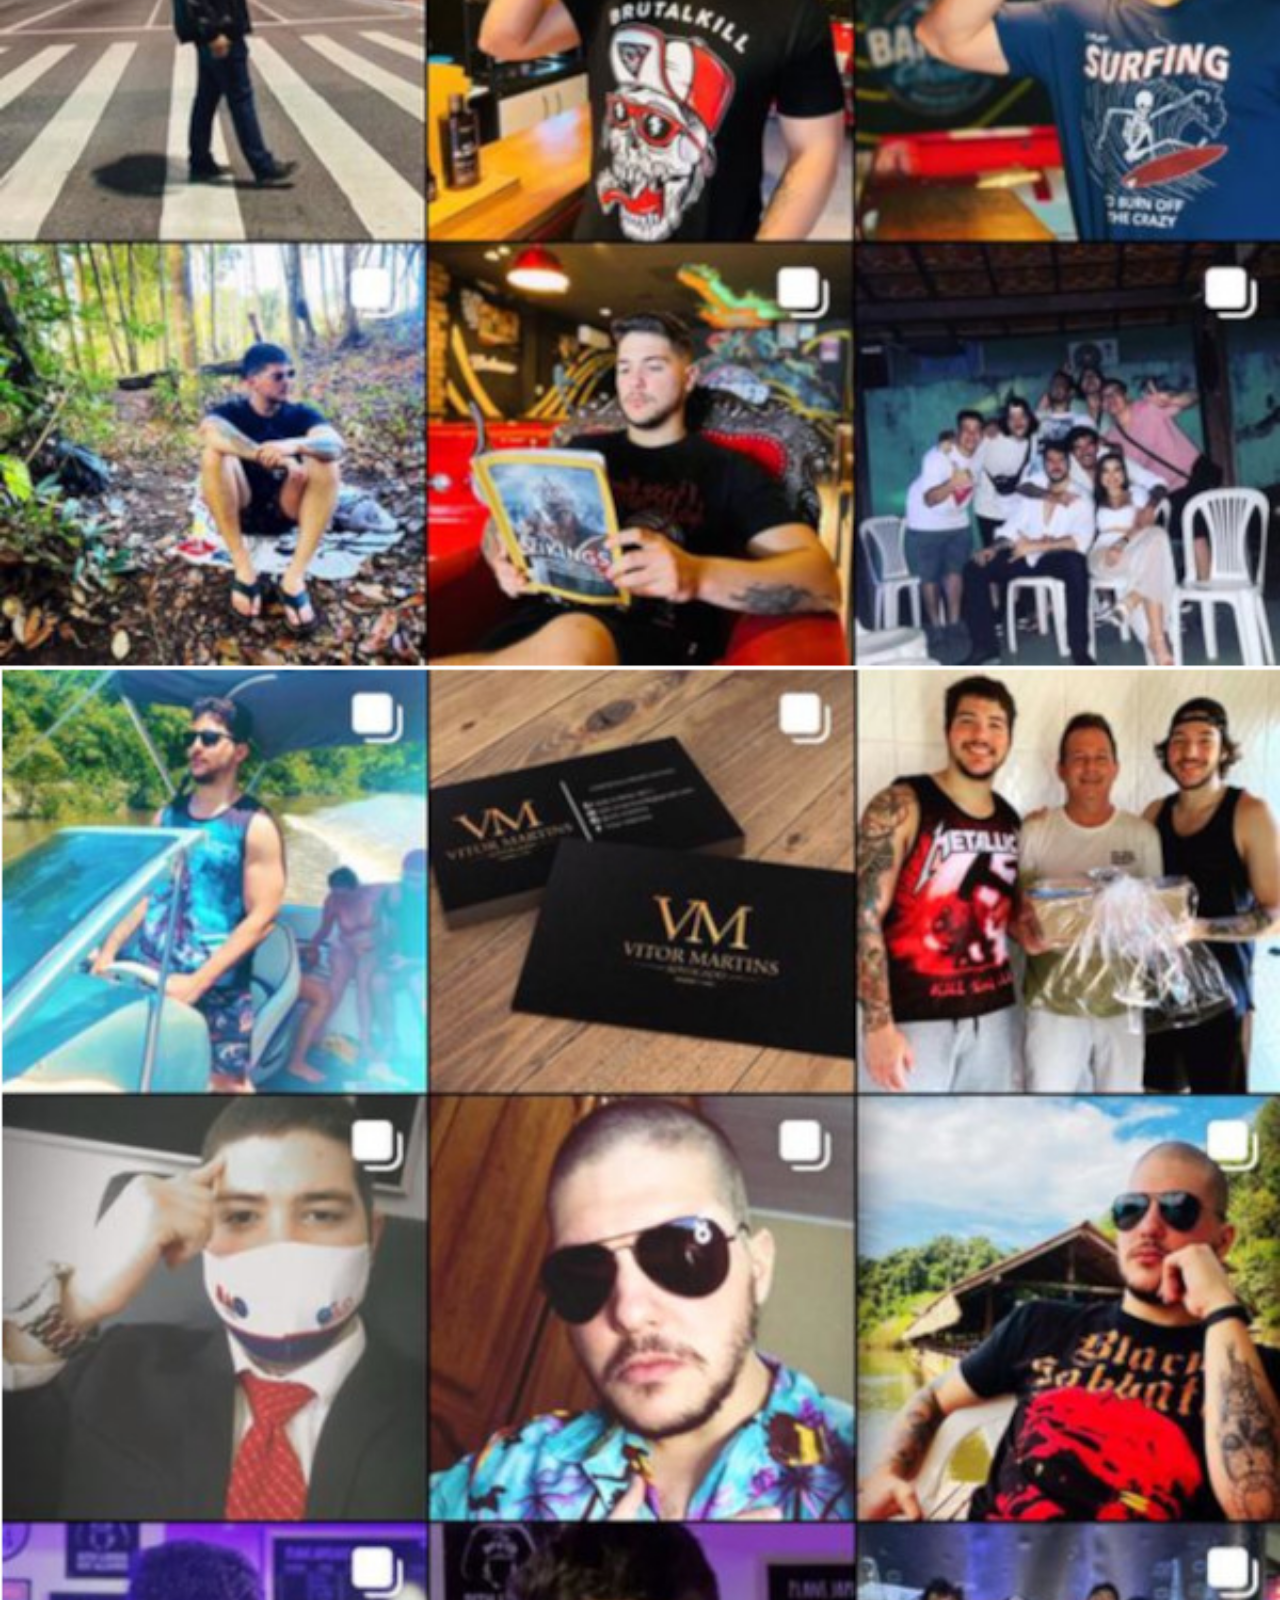
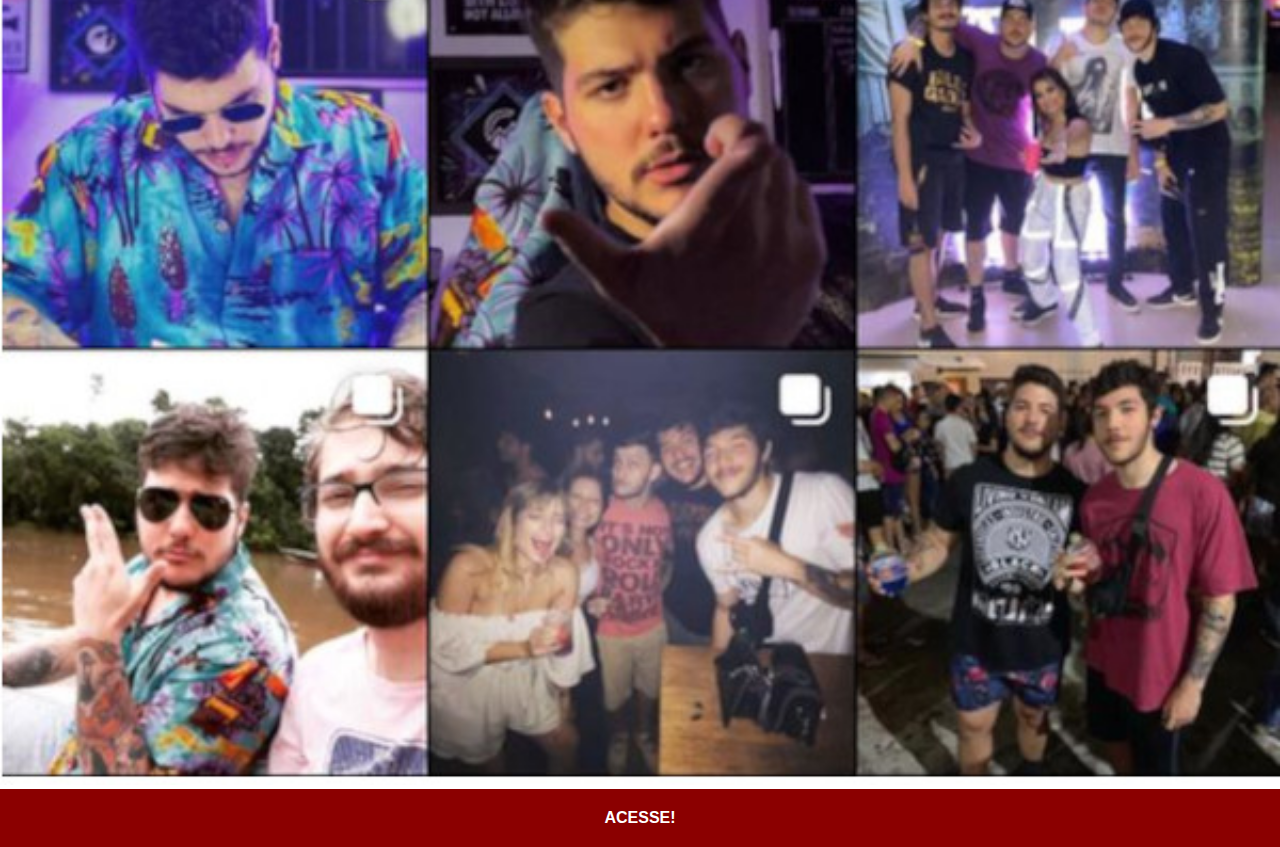
<file: instagram.html>
<!DOCTYPE html>
<html lang="pt-br">
<head>
    <meta charset="UTF-8">
    <meta http-equiv="X-UA-Compatible" content="IE=edge">
    <meta name="viewport" content="width=device-width, initial-scale=1.0">
    <title>Instagram</title>
    <link rel="stylesheet" href="estilos/social.css">
</head>
<body>
    <img src="imagens/tela-instagram.jpeg" alt="Tela Instagram">
    <a href="https://www.instagram.com/viti.martins/?hl=pt-br" target="_blank">Acesse!</a>
</body>
</html>
</file>
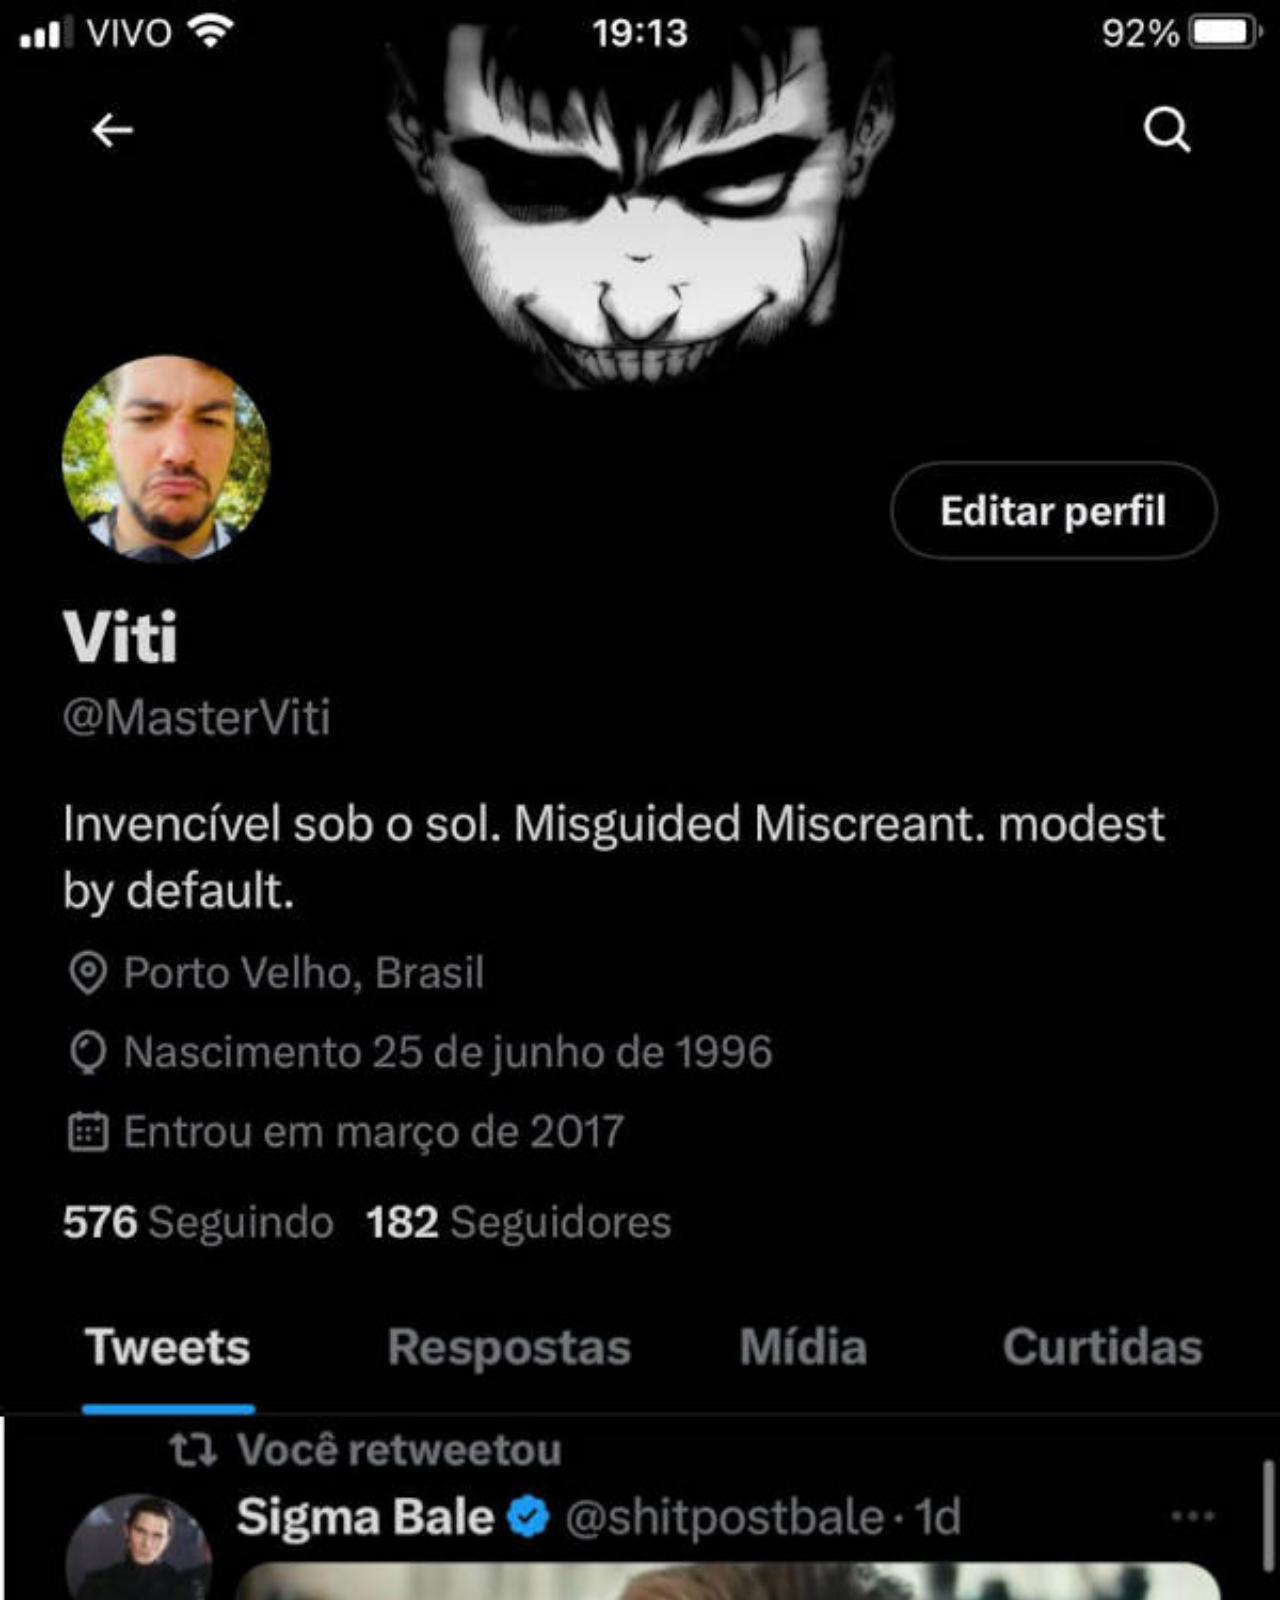
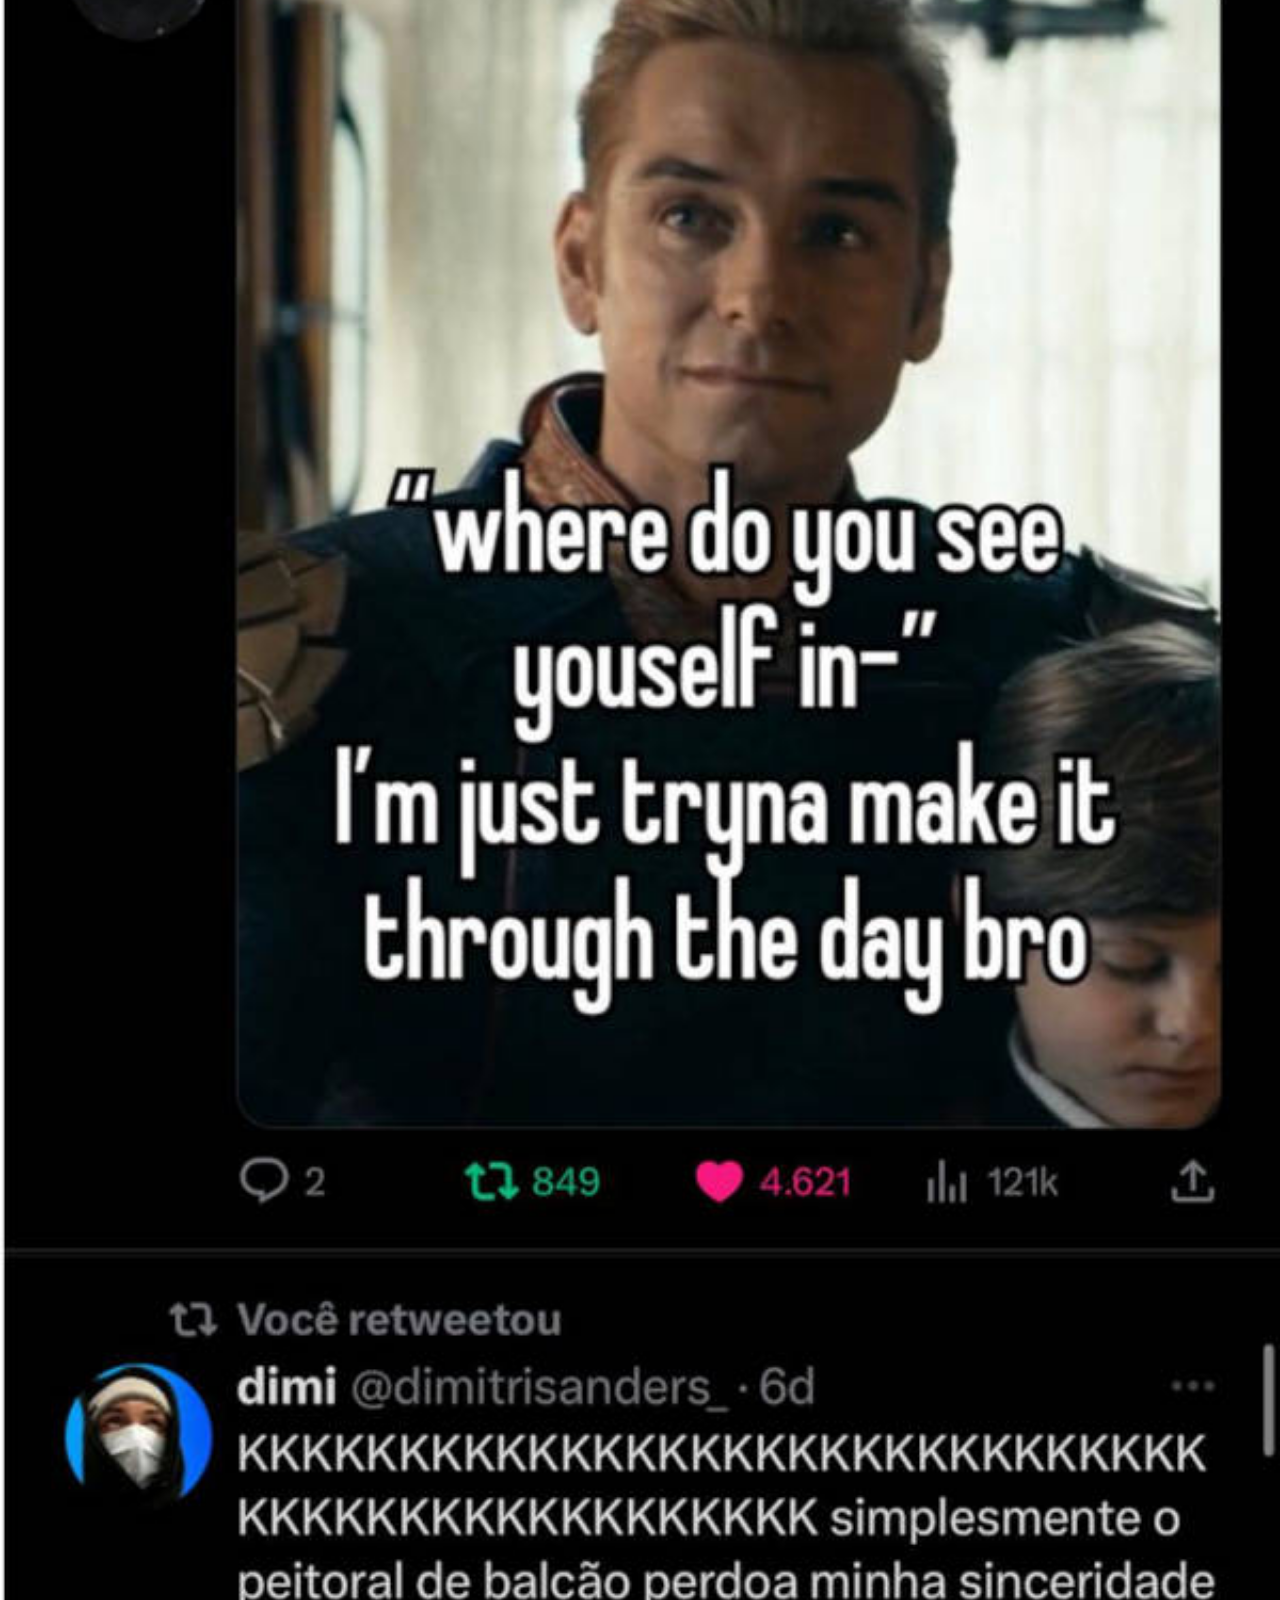
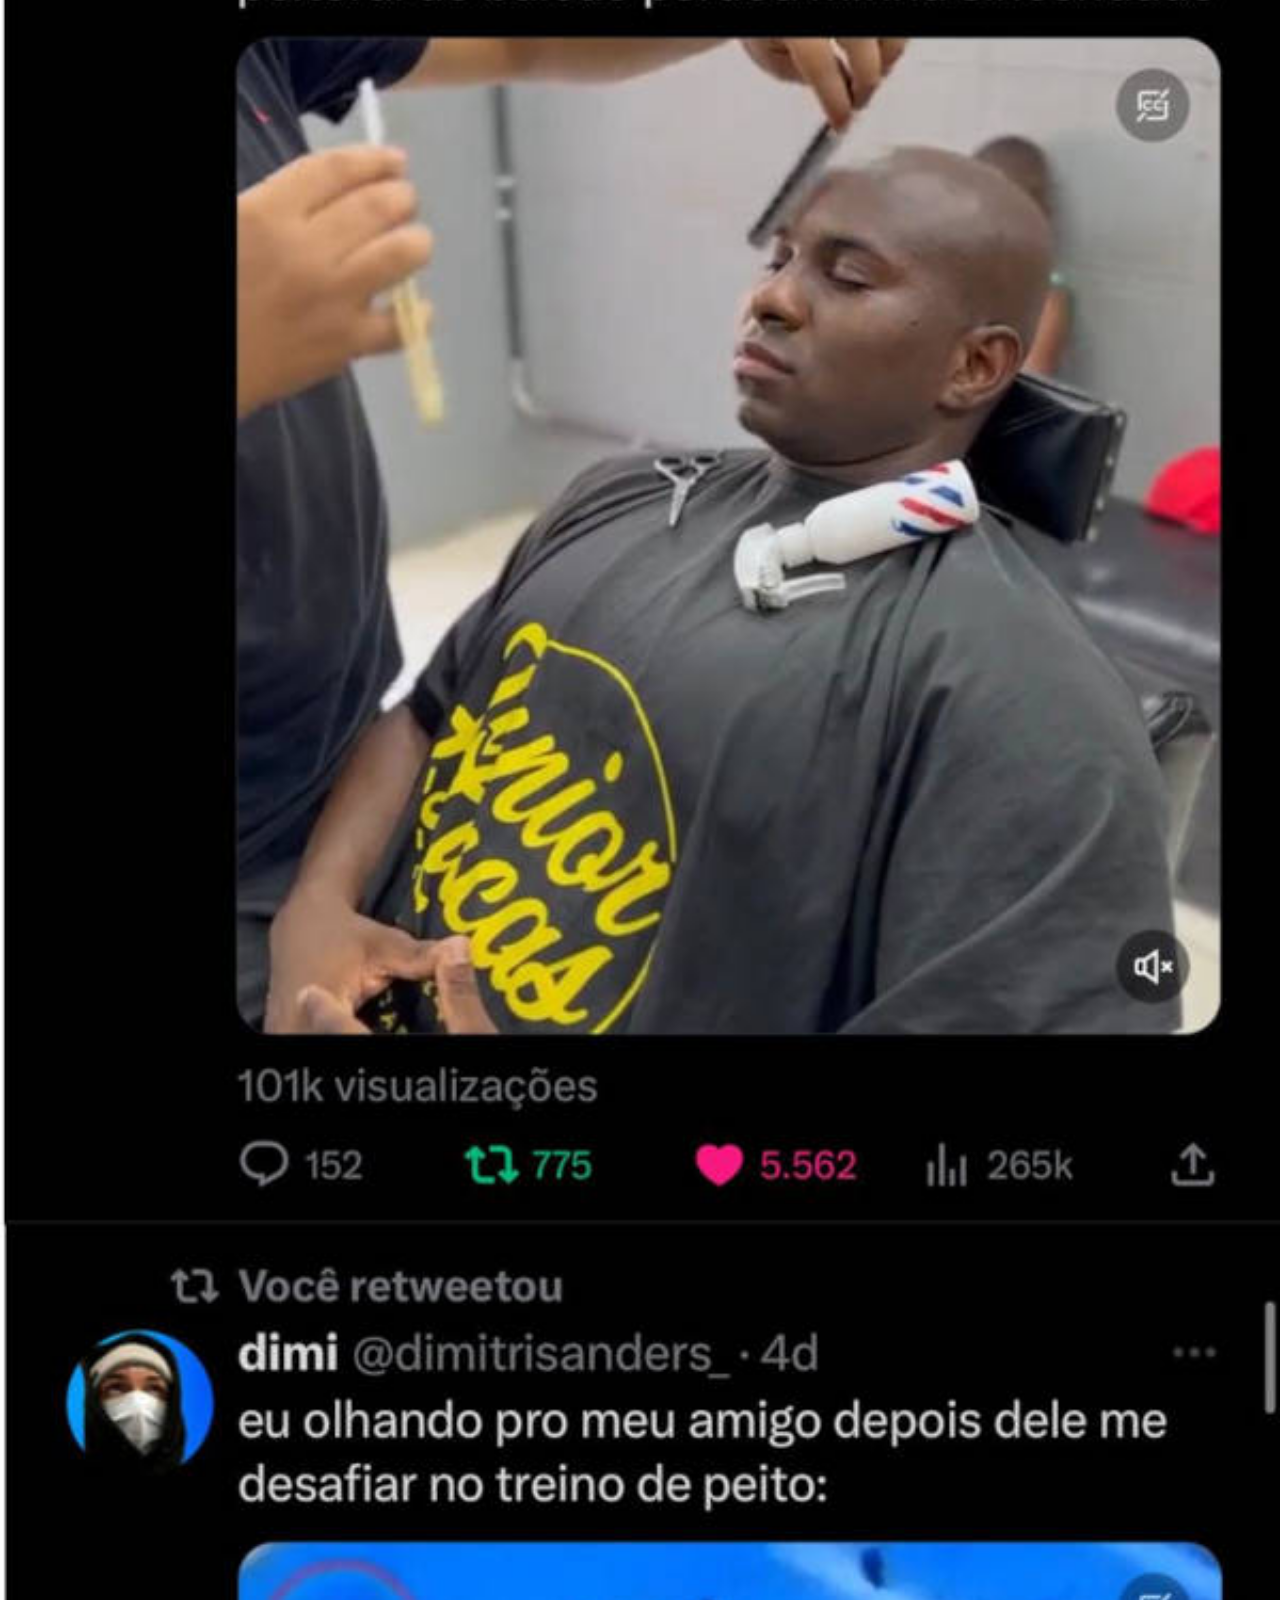
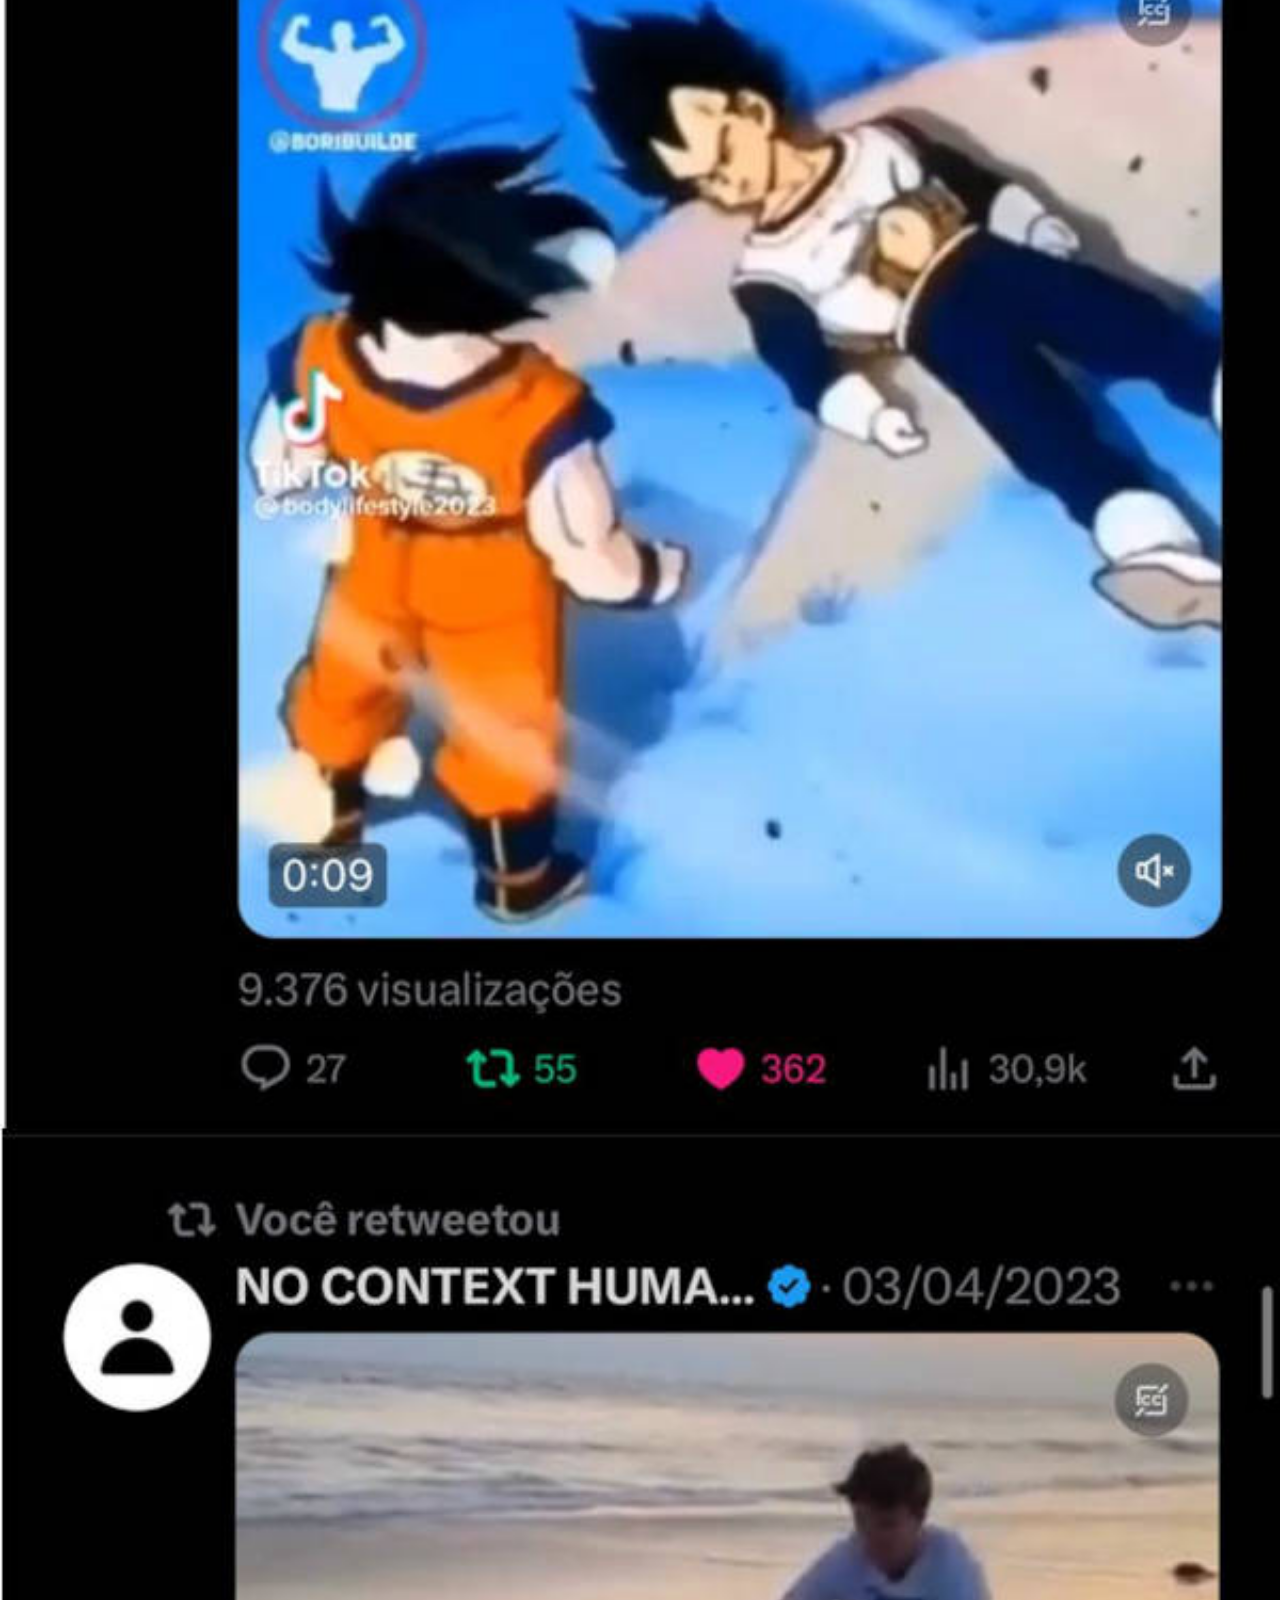
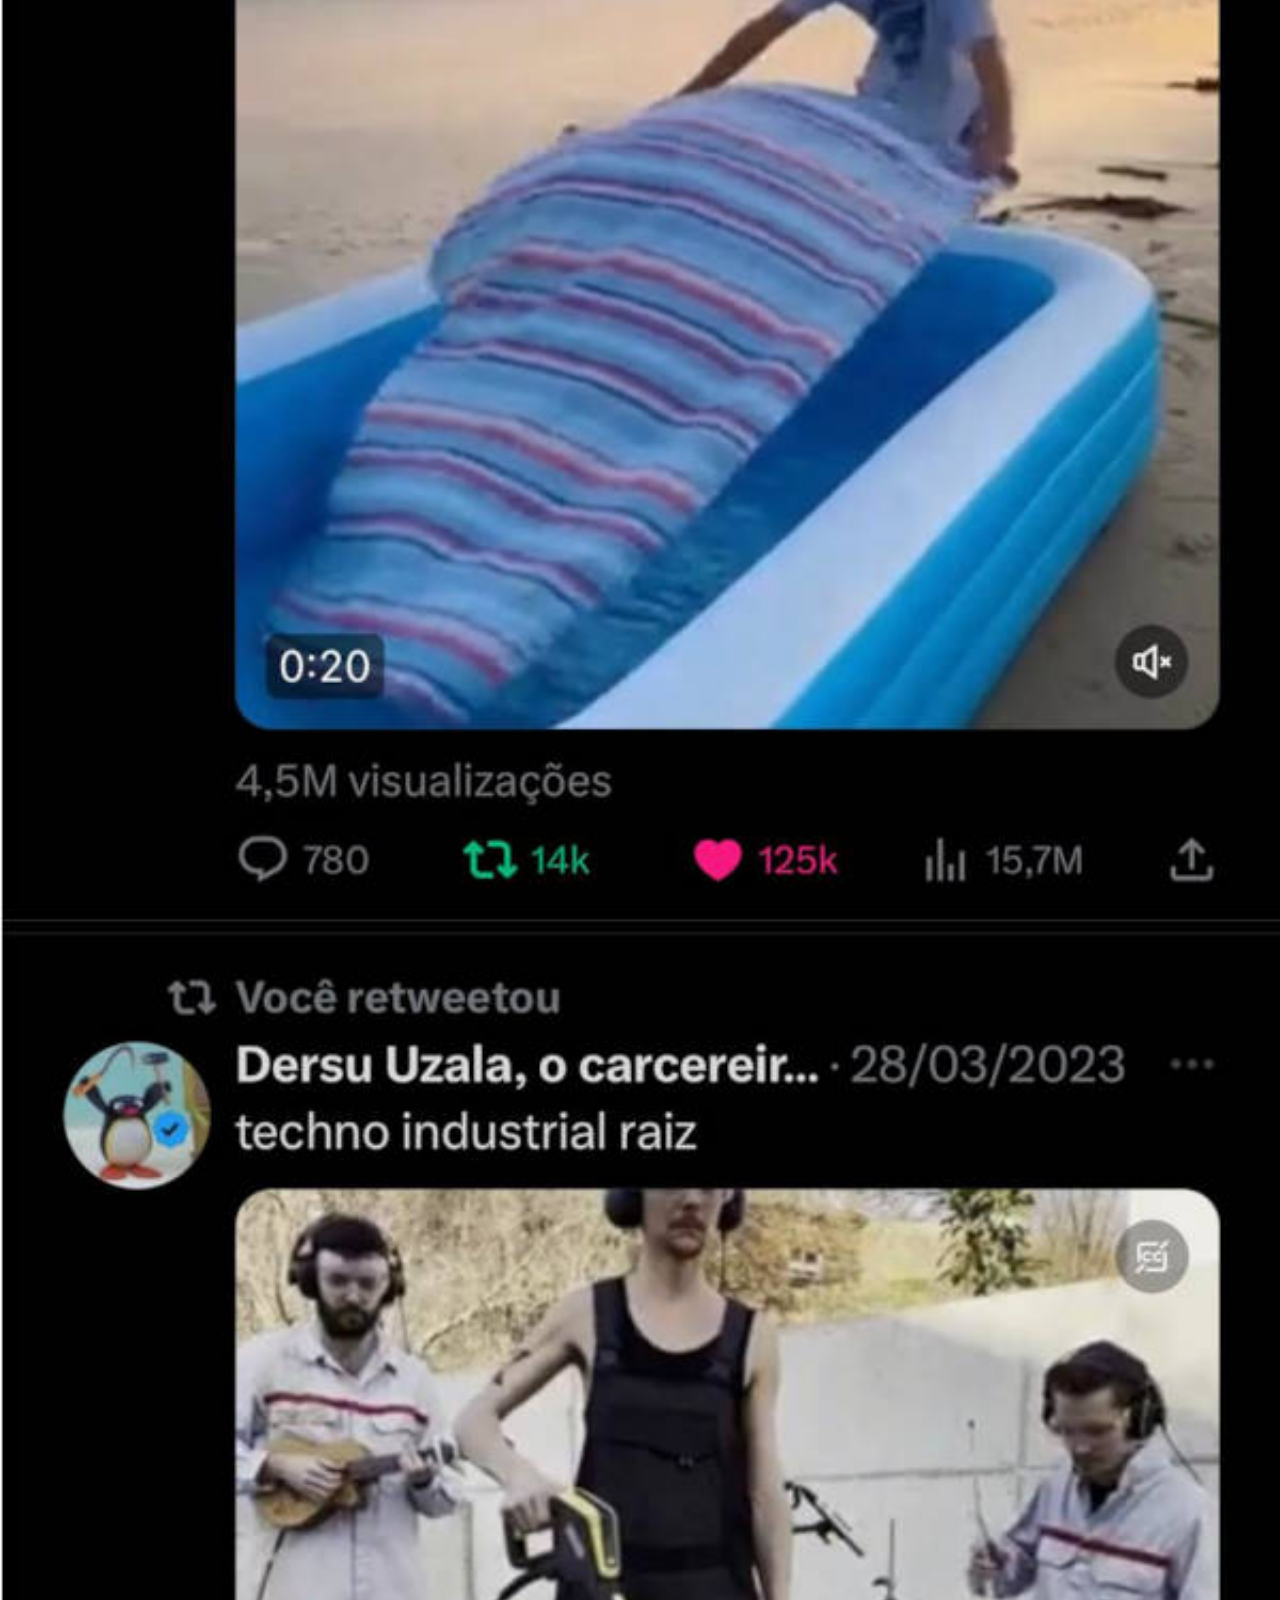
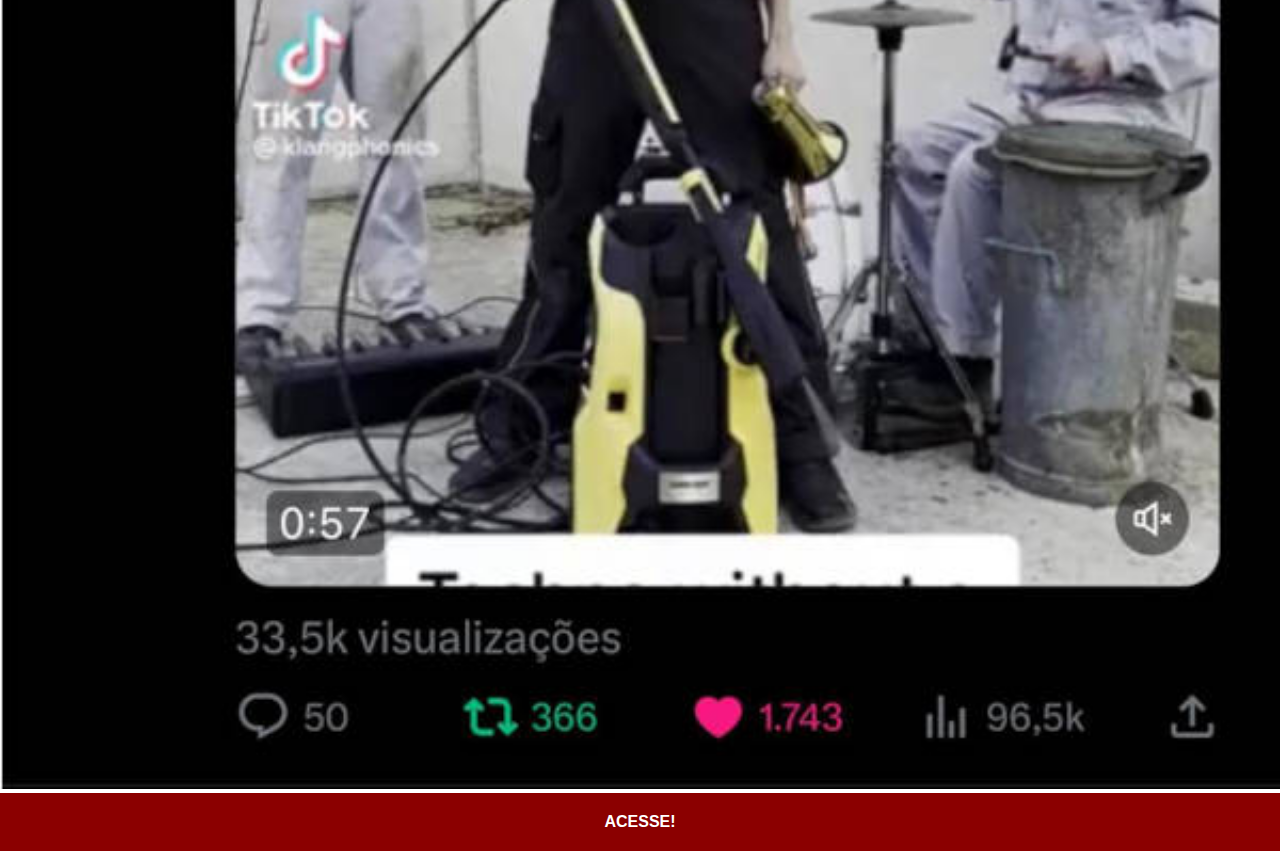
<file: twitter.html>
<!DOCTYPE html>
<html lang="pt-br">
<head>
    <meta charset="UTF-8">
    <meta http-equiv="X-UA-Compatible" content="IE=edge">
    <meta name="viewport" content="width=device-width, initial-scale=1.0">
    <title>Twitter</title>

    <link rel="stylesheet" href="estilos/social.css">
</head>
<body>
    <img src="imagens/tela-twitter.jpeg" alt="Tela Twitter">
    <a href="https://twitter.com/MasterViti" target="_blank">Acesse!</a>
</body>
</html>
</file>
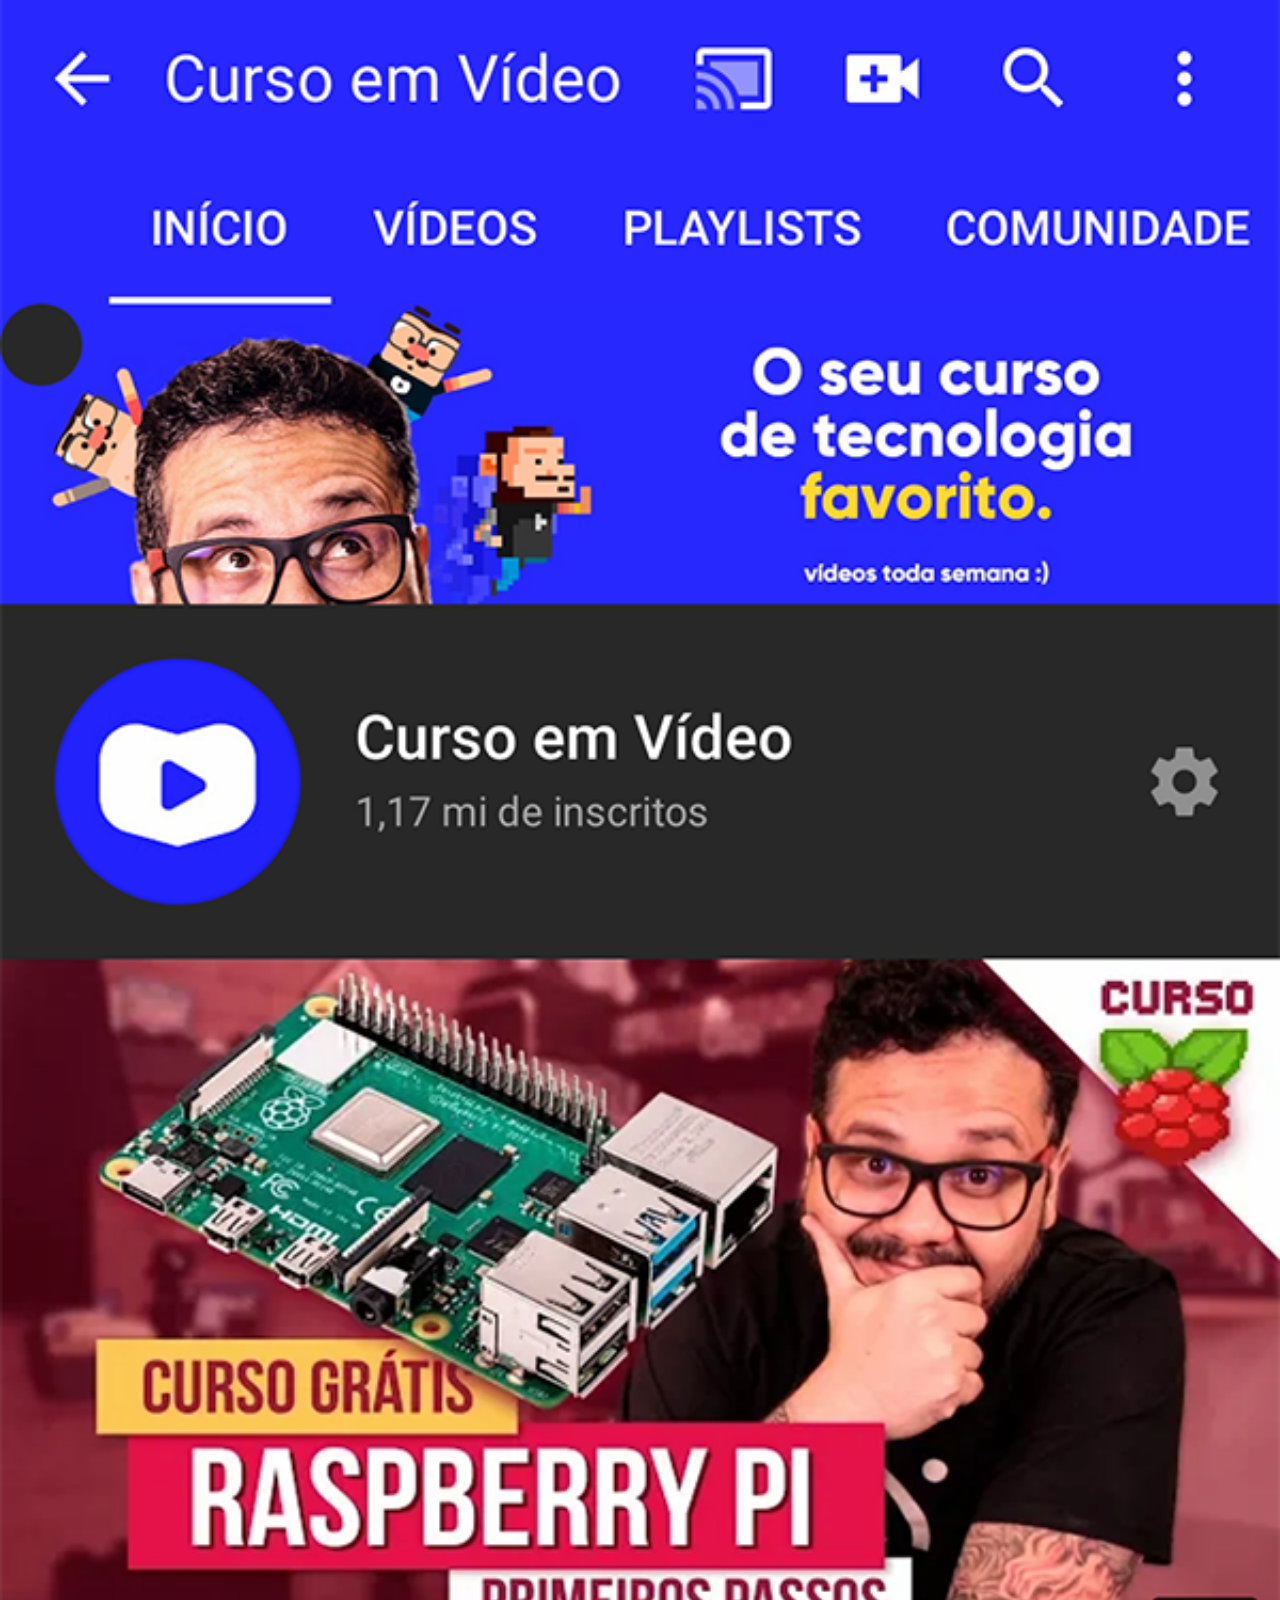
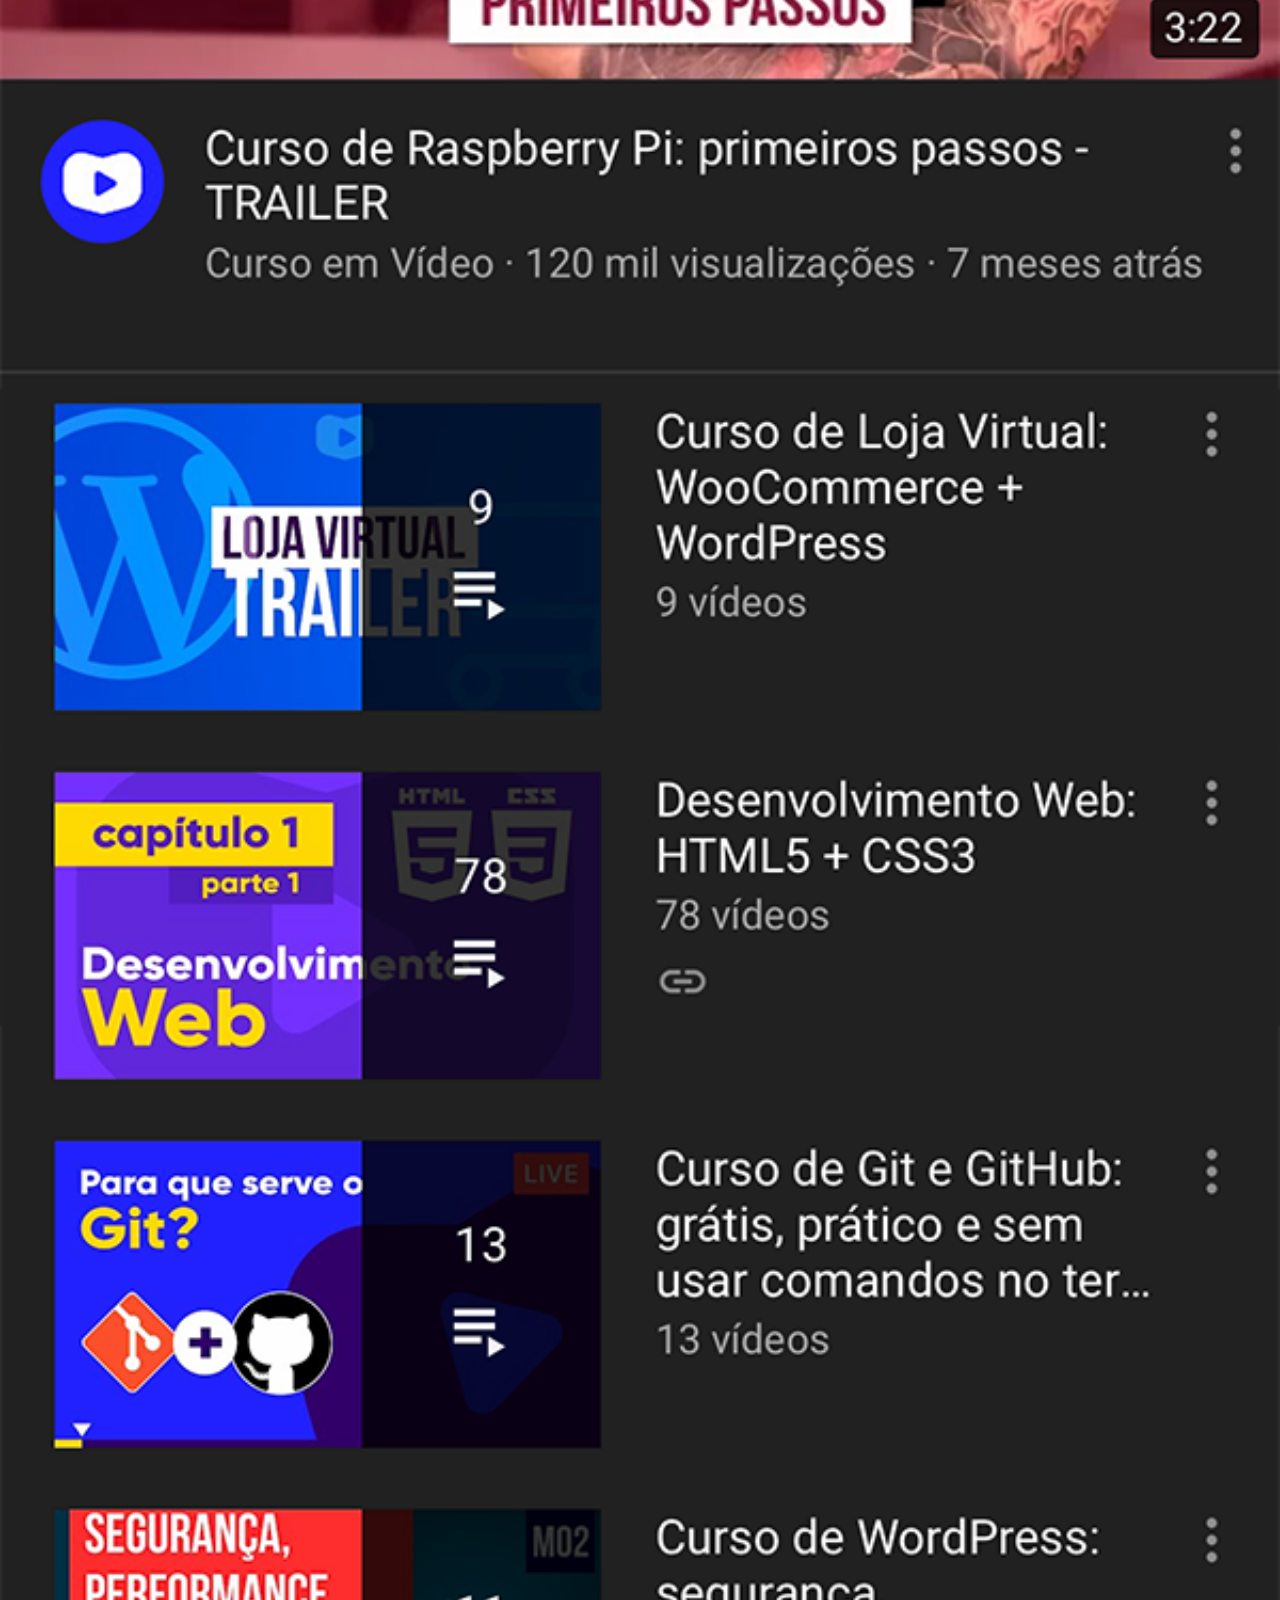
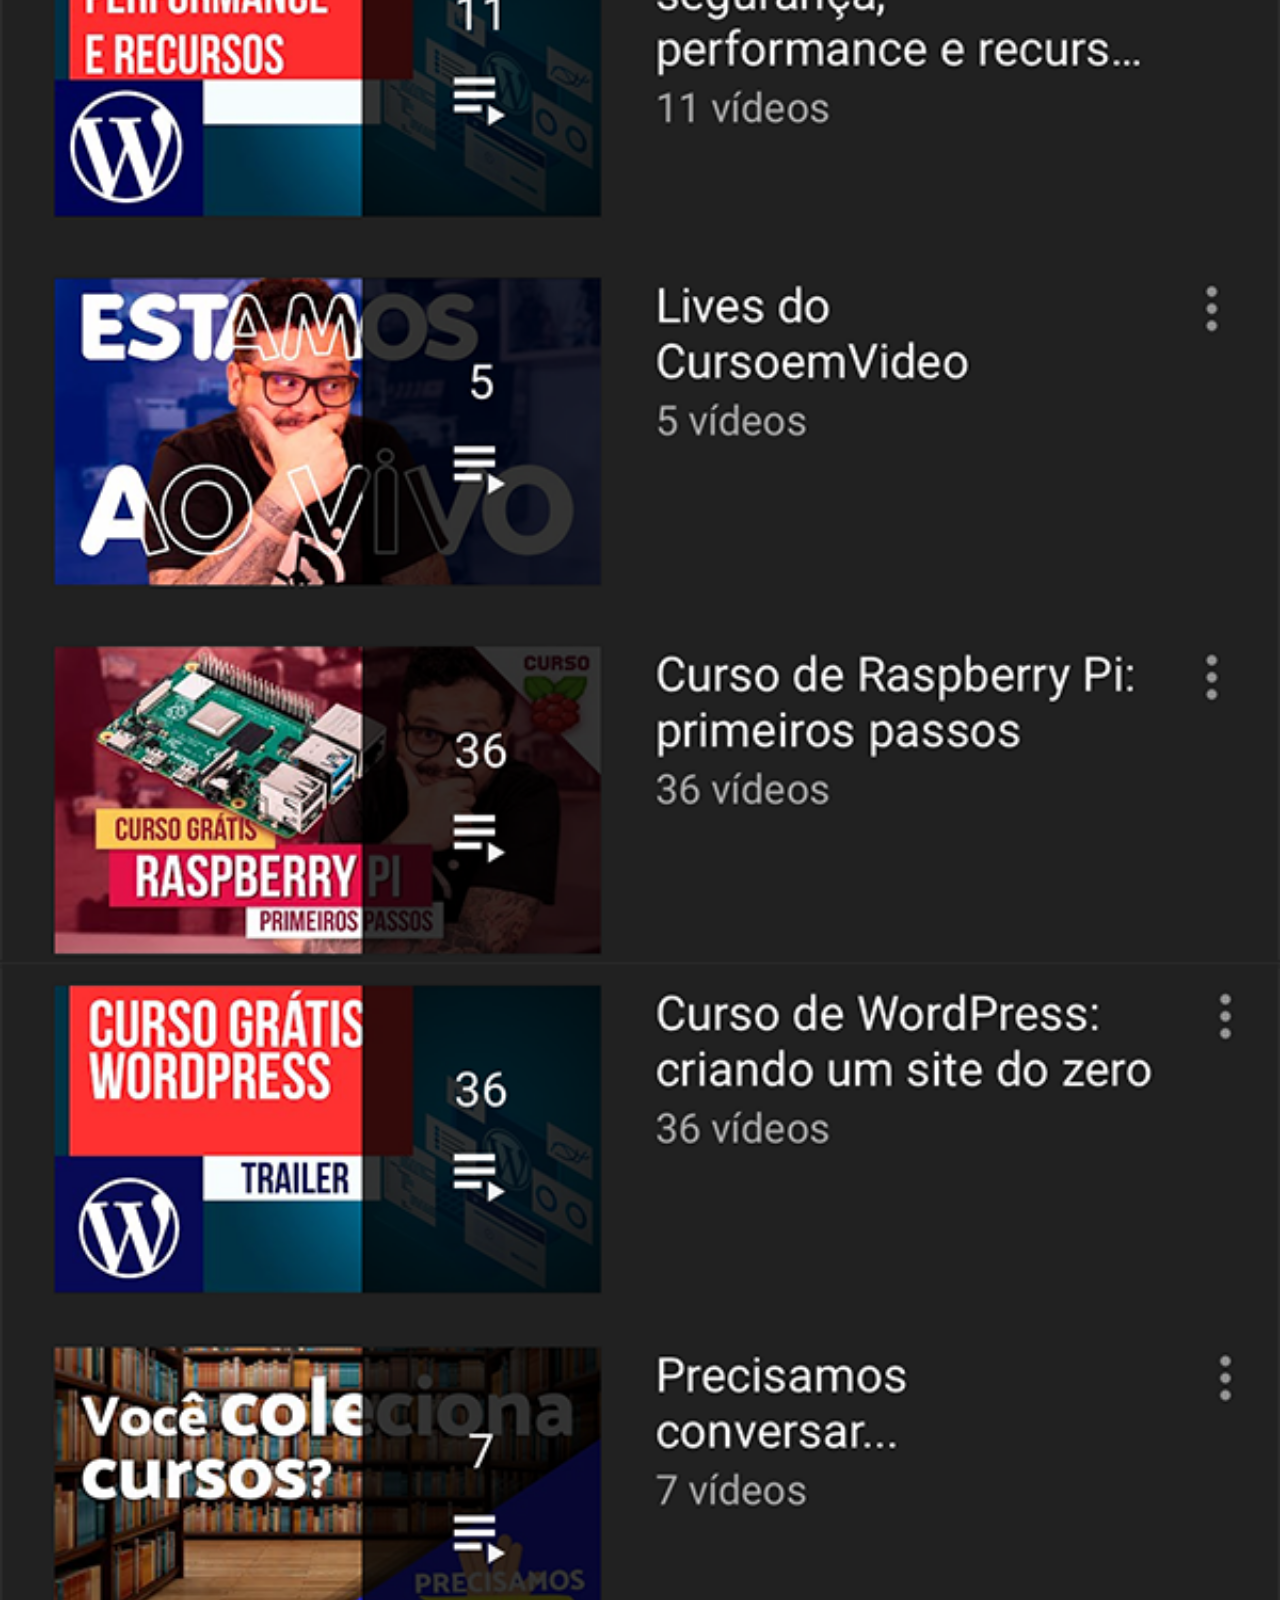
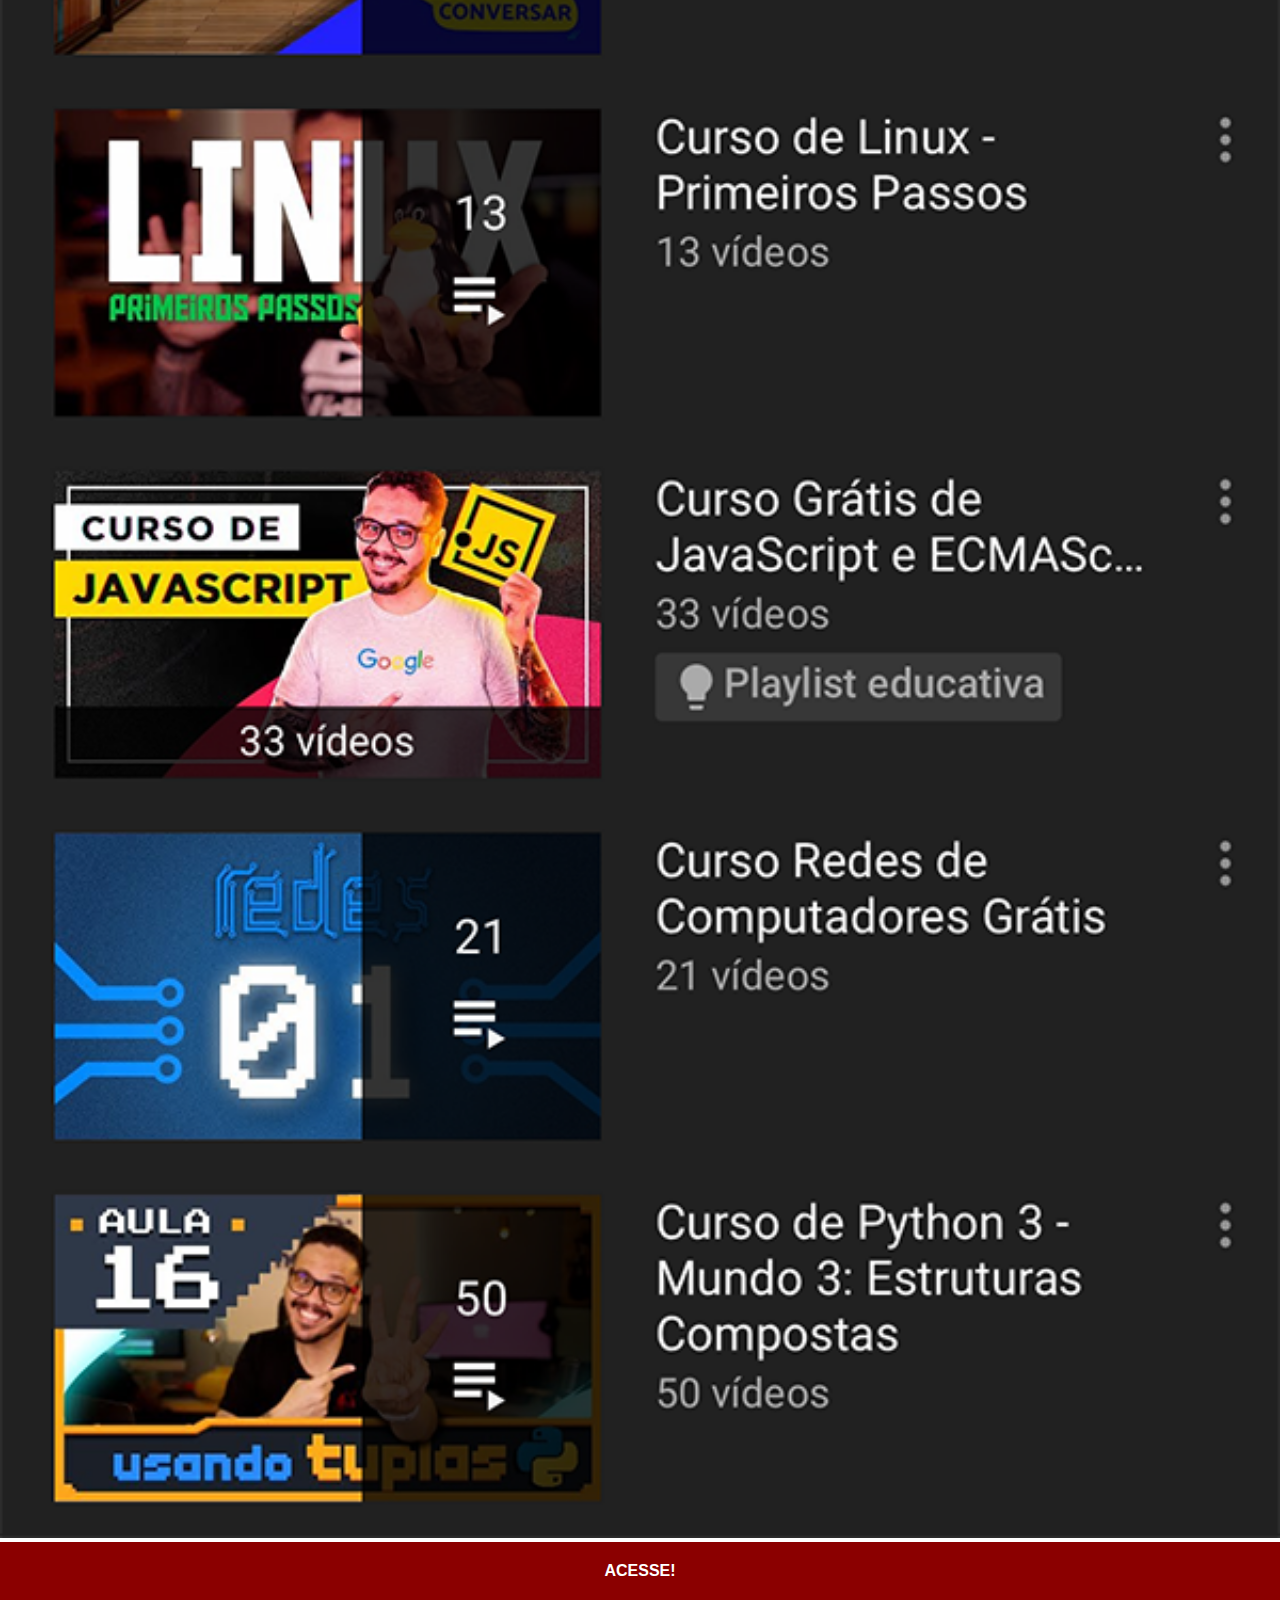
<file: youtube.html>
<!DOCTYPE html>
<html lang="pt-br">
<head>
    <meta charset="UTF-8">
    <meta http-equiv="X-UA-Compatible" content="IE=edge">
    <meta name="viewport" content="width=device-width, initial-scale=1.0">
    <title>YouTube</title>

    <link rel="stylesheet" href="estilos/social.css">
</head>
<body>
    <img src="imagens/tela-youtube.png" alt="Tela Youtube">
    <a href="https://www.youtube.com/@CursoemVideo/playlists" target="_blank">Acesse!</a>
</body>
</html>
</file>
<file: estilos/style.css>
@charset "UTF-8";

* {
    margin: 0px;
    padding: 0px;
    font-family: Arial, Helvetica, sans-serif;
}

html, body {
    height: 100vh;
    width: 100vw;
    background-color: black;
}

body {
    background: url('../imagens/fundo-madeira.jpg') no-repeat top center;
    background-size: cover;
    background-attachment: fixed;
}

main {
    position: relative;
    height: 90vh;
}

section#telefone {
    position: absolute;
    top: 50%;
    left: 50%;
    transform: translate(-50%, -50%); /* Os 4 parâmetros necessários para centralizar o bloco */

    height: 627px;
    width: 311px;
    background-color: blue;
    background: url('../imagens/frame-iphone.png') no-repeat;
}

iframe#tela {
    position: relative;
    top: 80px;
    left: 22px;
    width: 267px;
    height: 471px;
}

section#redes-sociais {
    text-align: right;
}

section#redes-sociais img {
    width: 50px;
    margin: 10px;
    border-radius: 50%;
    box-shadow: 2px 2px 5px rgba(0, 0, 0, 0.41);
    box-sizing: border-box;
}

section#redes-sociais img:hover {
    border: 2px solid rgba(255, 255, 255, 0.677);
    transform: translate(-3px, -3px);
    box-shadow: 5px 5px 10px rgba(0, 0, 0, 0.6);
    transition: transform 0.3s;
}
</file>
<file: estilos/social.css>
@charset "UTF-8";

* {
    margin: 0;
    padding: 0;
    font-family: Arial, Helvetica, sans-serif;
}

/* Esconde a barra de rolagem */
::-webkit-scrollbar {
    width: 0px;
    height: 0px;
}

img{
    width: 100vw;

}

a {
    display: block;
    background-color: darkred;
    color: white;
    padding: 20px;
    text-align: center;
    font-weight: bolder;
    text-transform: uppercase;
    text-decoration: none;
}

a:hover {
    background-color: red;
}
</file>
